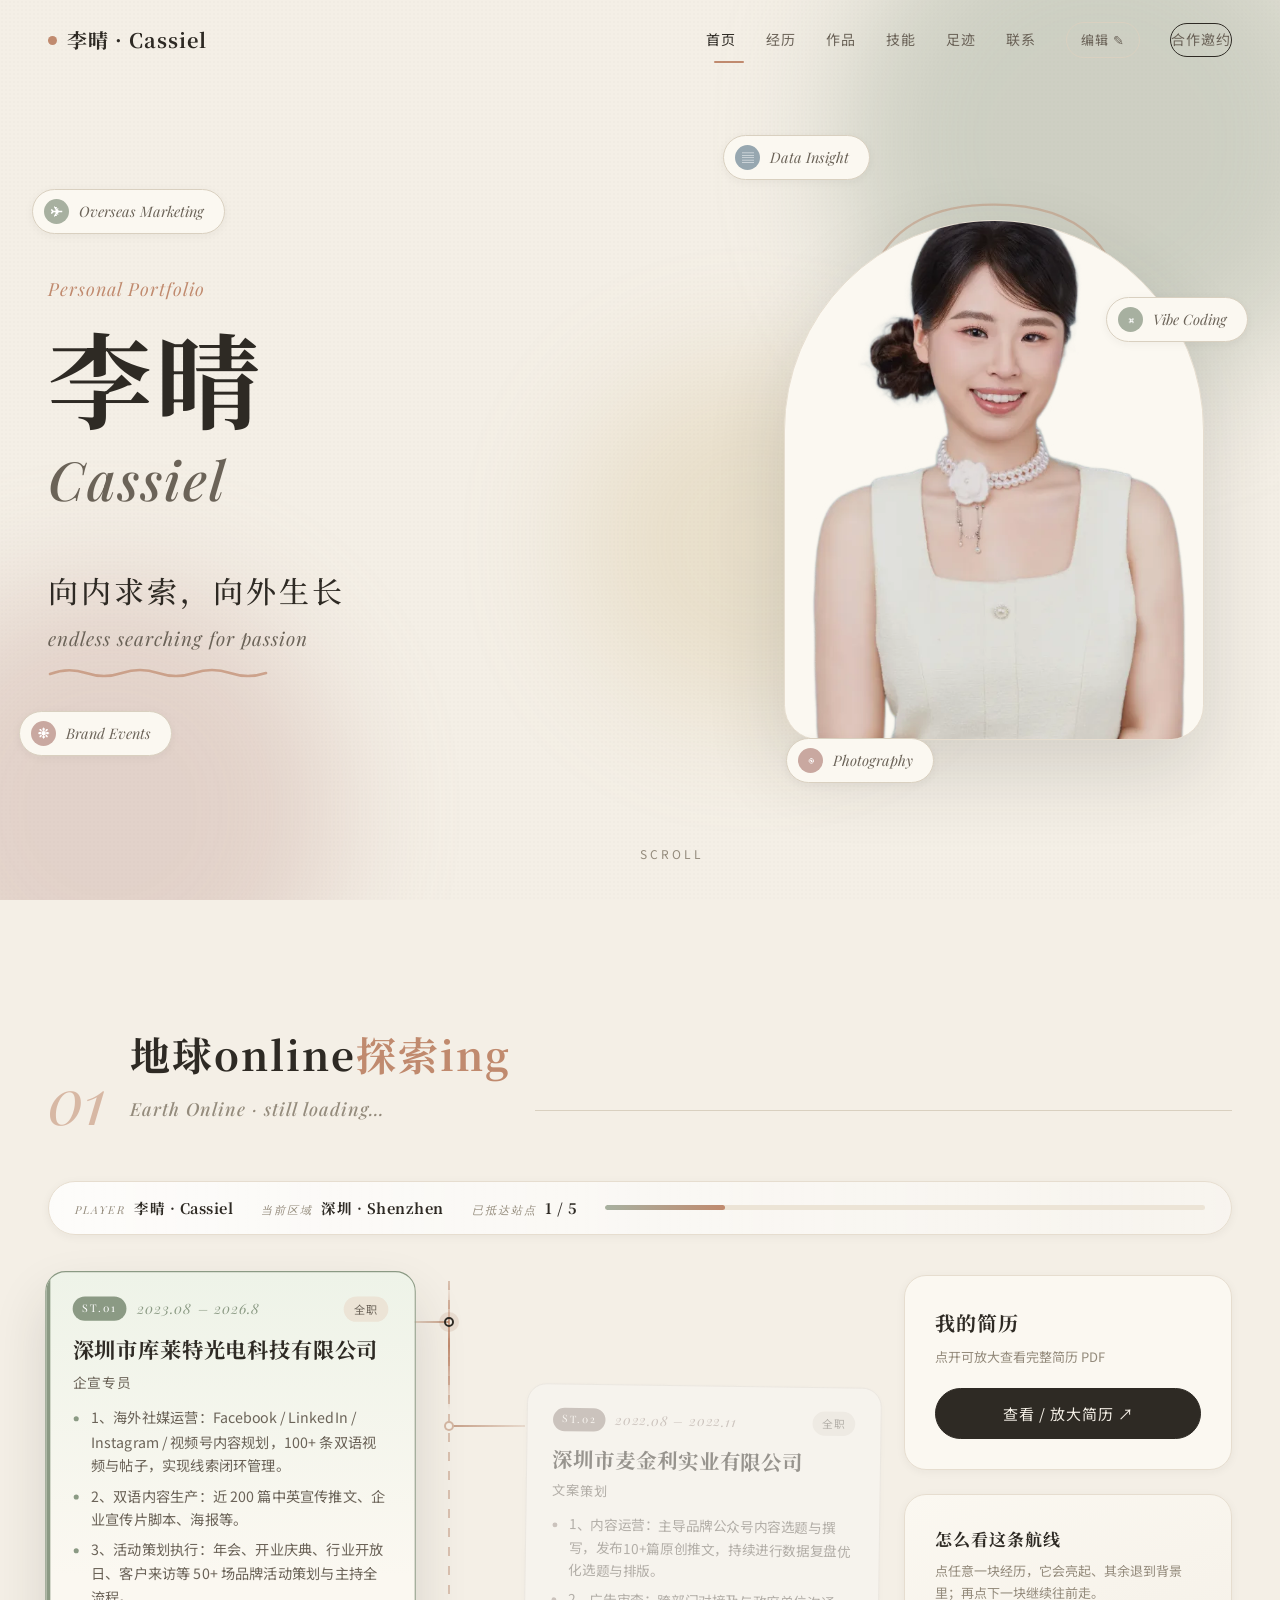
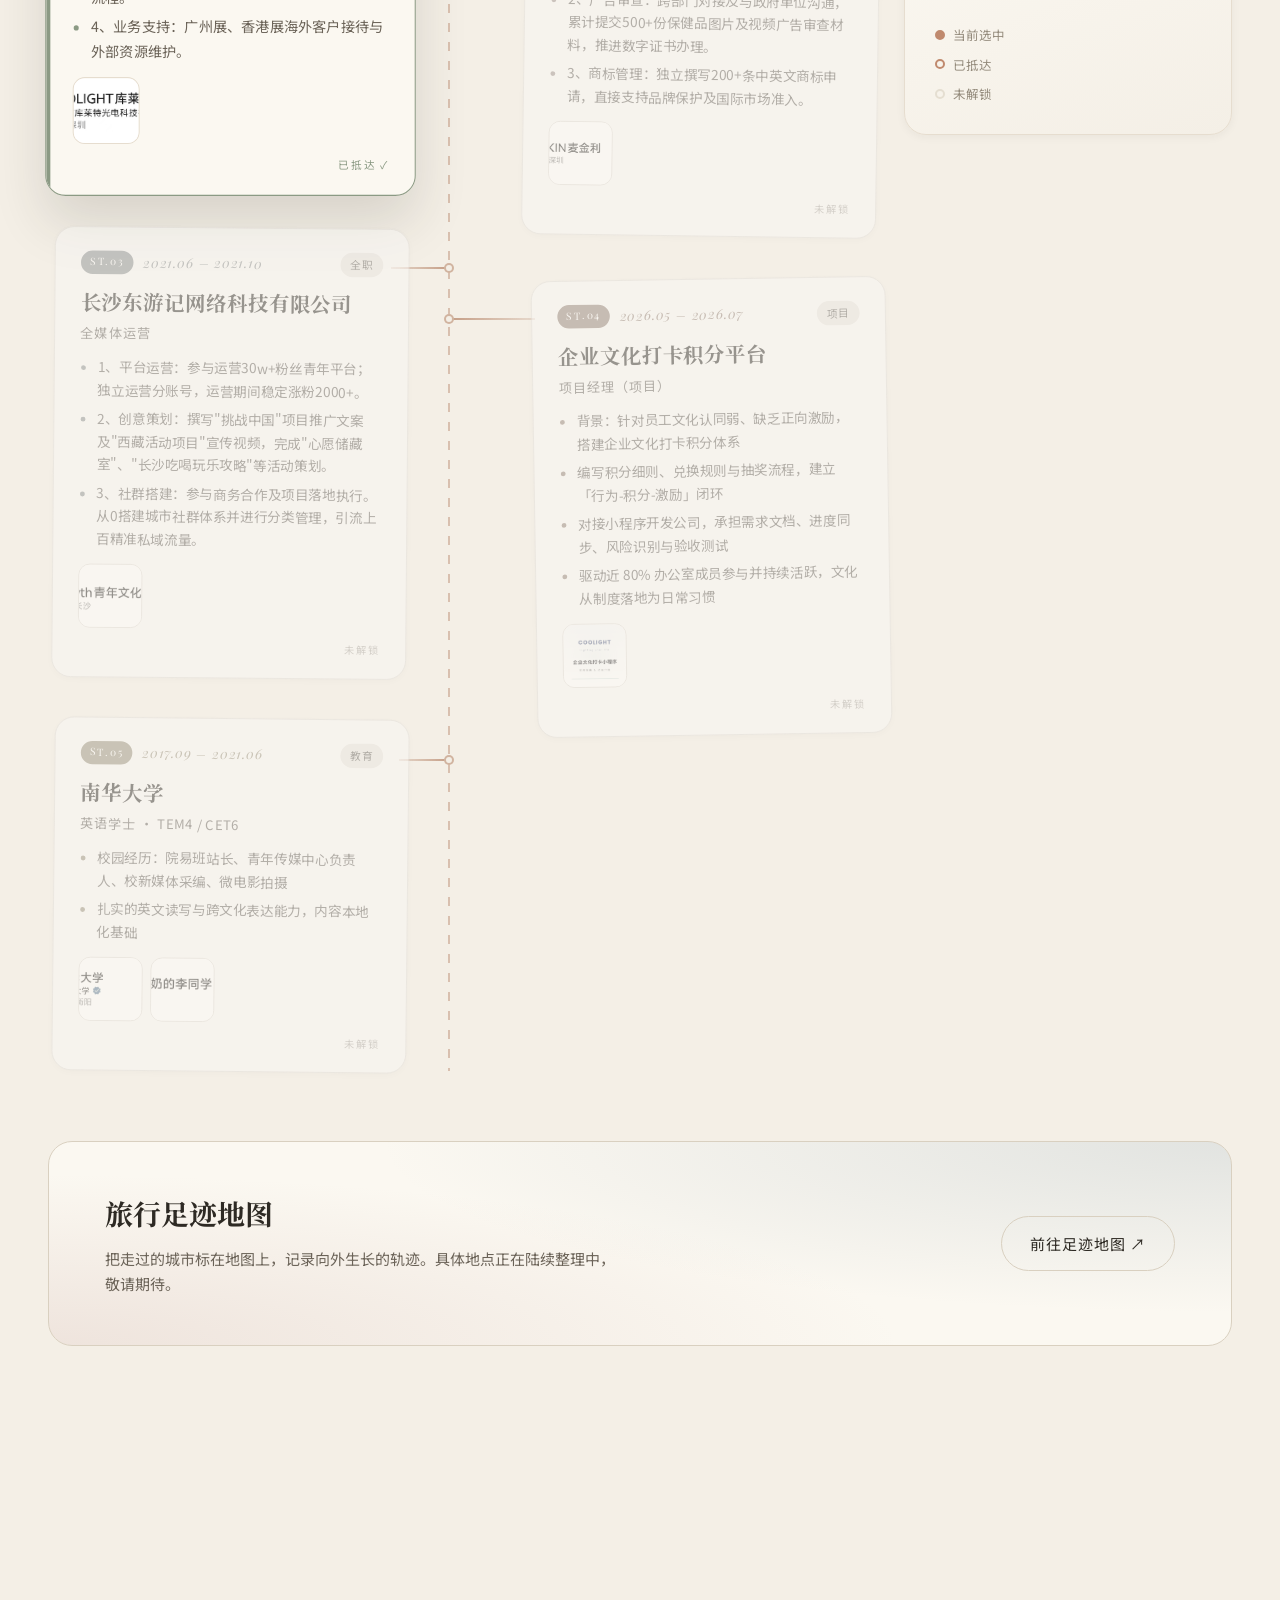
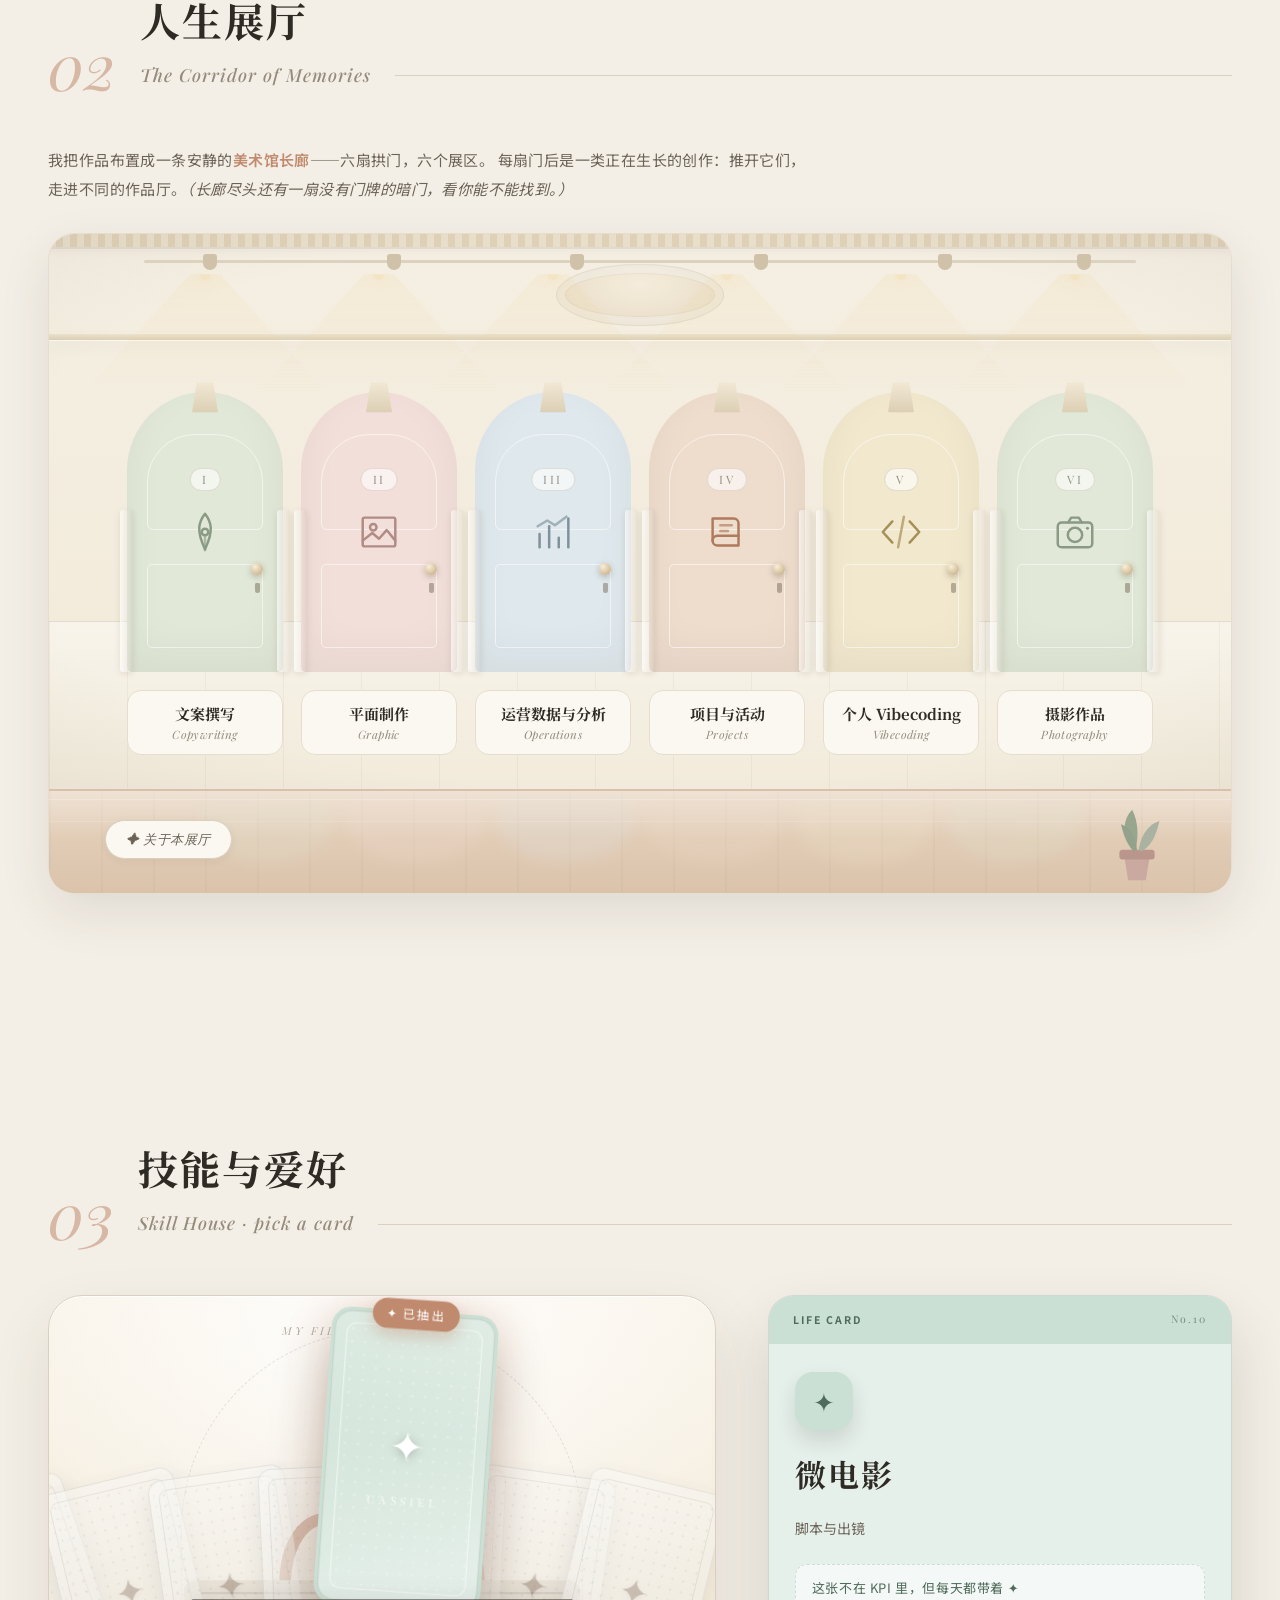
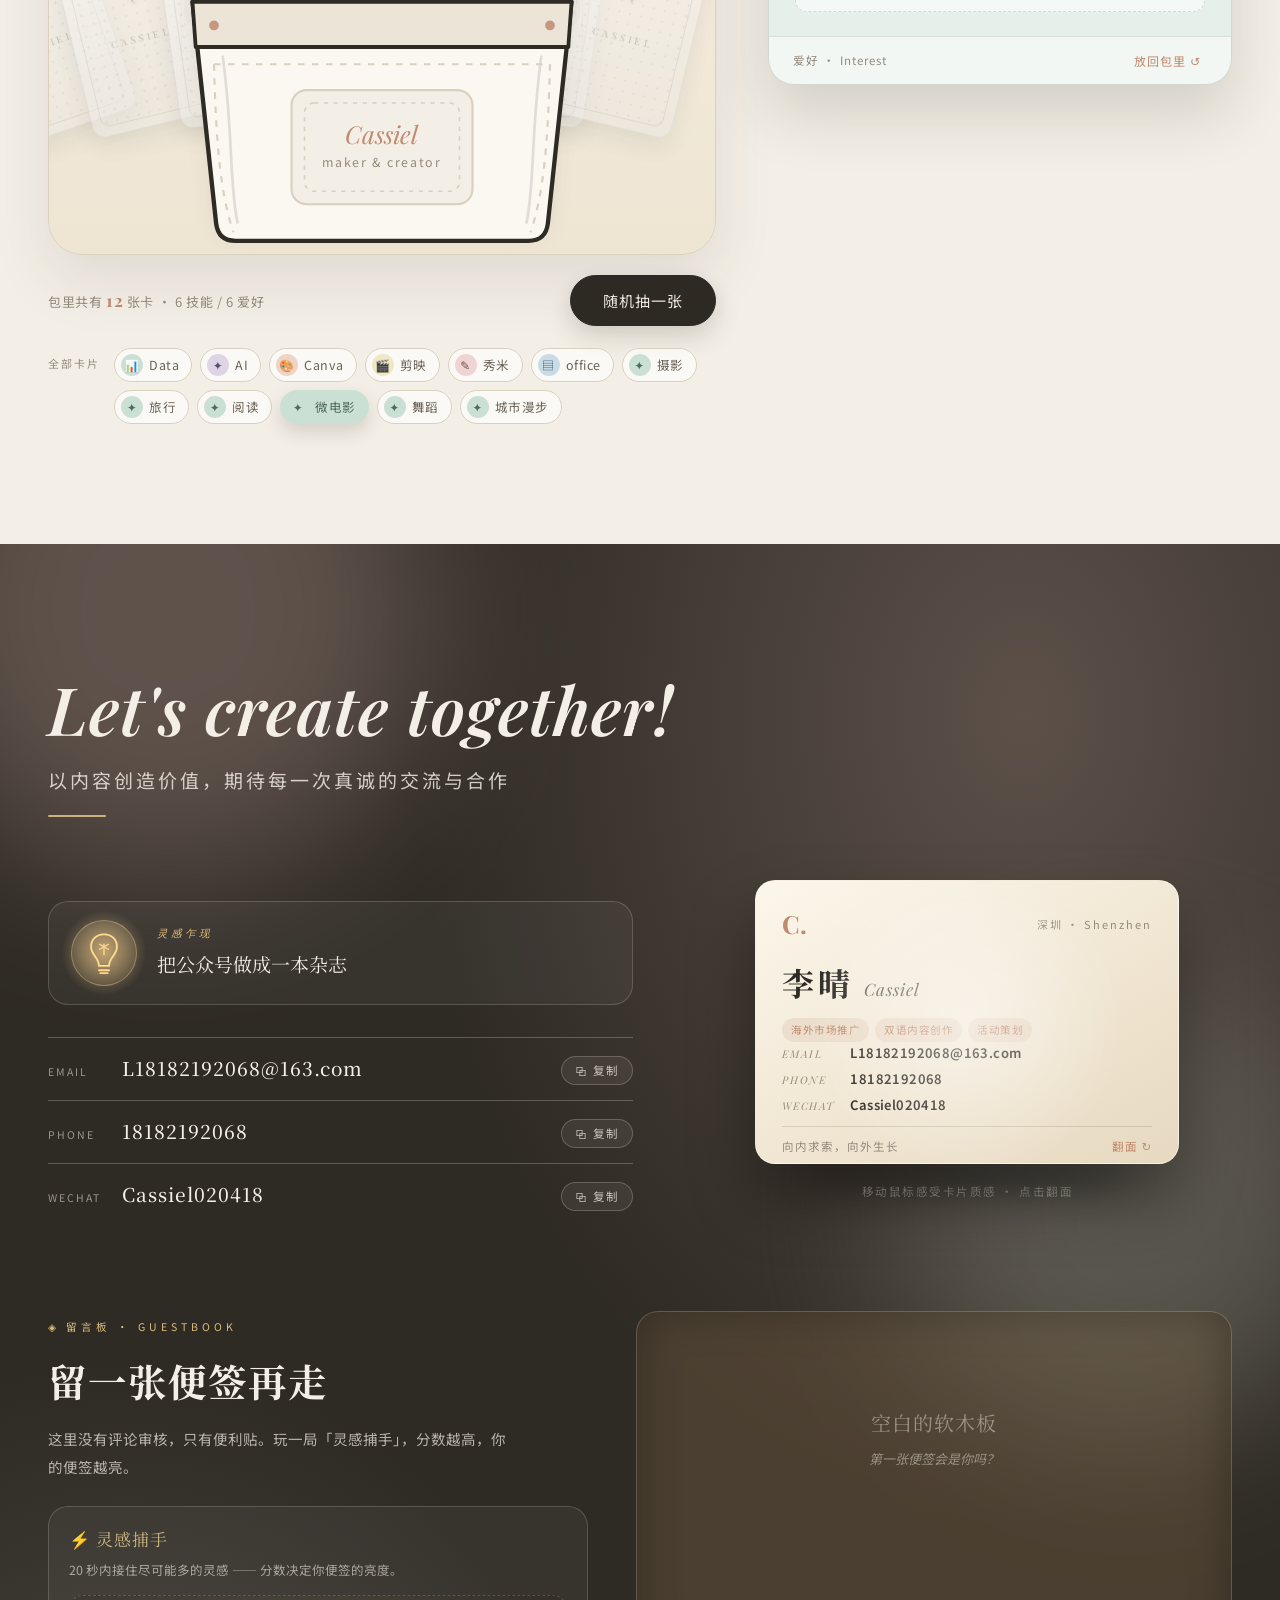
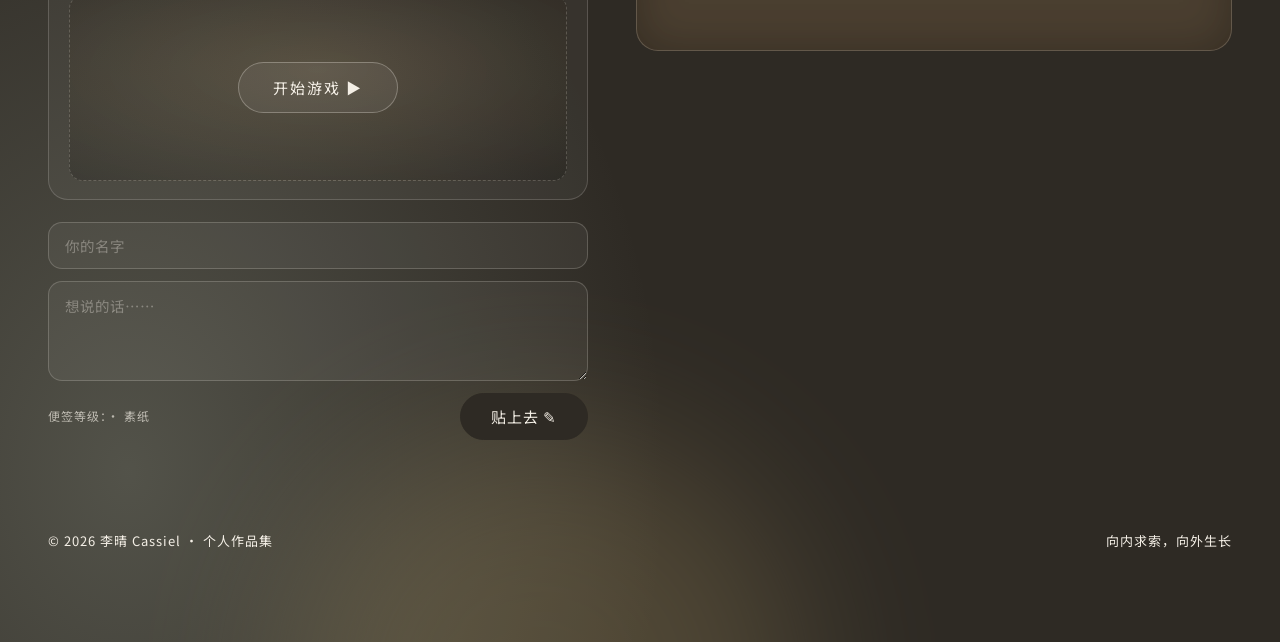
<file: index.html>
<!doctype html>
<html lang="zh-CN" data-page-node-id="uNEQrHecnaJPLHIE3ipi6d">
  <head data-page-node-id="UjAE9EGRN41twxjm9p6AA0">
    <meta charset="UTF-8" data-page-node-id="cBQ80xr6DwEyYbcDbiOkGg" />
    <link rel="icon" type="image/webp" href="./avatar.webp" data-page-node-id="xYuDFSXcGbo2VkD2TDAi5o" />
    <meta name="viewport" content="width=device-width, initial-scale=1.0" data-page-node-id="pGDxnI5jlJAZzCXuQ7lA35" />
    <meta name="description" content="李晴 Cassiel · 个人作品集 — 海外市场推广 / 运营 / 双语内容 / 品牌策划 / AI 创作" data-page-node-id="VoIfDkoqj0m0KrVM9EtYAO" />
    <title>李晴 Cassiel · 个人作品集</title>

    <!-- 字体异步加载：不再阻塞首屏（先用系统字体渲染，加载完自动替换） -->
    <link rel="preconnect" href="https://fonts.googleapis.com" data-page-node-id="MEAAFNH4rR2KB8GgAbPDib" />
    <link rel="preconnect" href="https://fonts.gstatic.com" crossorigin data-page-node-id="GtsBpHApKejS6ieP4GQmUa" />
    <link
      href="https://fonts.googleapis.com/css2?family=Playfair+Display:ital,wght@0,500;0,600;1,500&family=Cormorant+Garamond:ital,wght@0,500;1,500&family=Noto+Serif+SC:wght@600;700&family=Noto+Sans+SC:wght@400;500;700&display=swap"
      rel="stylesheet"
      media="print"
      onload="this.media='all'" data-page-node-id="Yik1WzDy77aWM9smvKmzgX"
    />
    <noscript data-page-node-id="IPfbSs8fhAHHHJlZ6VYMk0">
      <link
        href="https://fonts.googleapis.com/css2?family=Playfair+Display:ital,wght@0,500;0,600;1,500&family=Noto+Serif+SC:wght@600;700&family=Noto+Sans+SC:wght@400;500;700&display=swap"
        rel="stylesheet" data-page-node-id="0RSXDrWwqEJpqkCBHArRYy"
      />
    </noscript>
    <script type="module" crossorigin src="./assets/index-DFyQ8Lpf.js"></script>
    <link rel="stylesheet" crossorigin href="./assets/index-D0CGgged.css" data-page-node-id="4FO5ZCHb0hH27MhtrVCoTo">
  </head>
  <body data-page-node-id="DkppwYgnR2TRA4ggACViaB">
    <div id="root" data-page-node-id="FcAzujRIH0xCHjzhjB0BII"></div>
  </body>
</html>
</file>
<file: assets/index-D0CGgged.css>
:root{--cream: #f4efe6;--cream-deep: #ece4d6;--paper: #fbf8f1;--paper-2: #f7f1e7;--ink: #2e2a24;--ink-2: #6b6358;--ink-3: #948b7c;--line: #d9d0c0;--line-soft: #e6ddcf;--sage: #a7b0a0;--rose: #c9a8a0;--clay: #c08a6e;--blue: #97a7b0;--ochre: #c9b27c;--serif: "Playfair Display", "Songti SC", "STSong", Georgia, serif;--serif-cn: "Noto Serif SC", "Songti SC", "STSong", "SimSun", serif;--sans: "Noto Sans SC", system-ui, -apple-system, "PingFang SC", "Microsoft YaHei", sans-serif;--content: 1700px;--gutter: 48px;--shadow-sm: 0 2px 10px rgba(46, 42, 36, .05);--shadow-md: 0 18px 50px rgba(46, 42, 36, .1);--shadow-lg: 0 30px 80px rgba(46, 42, 36, .16)}*{box-sizing:border-box}html{scroll-behavior:smooth}body{margin:0;background:var(--cream);color:var(--ink);font-family:var(--sans);font-weight:400;line-height:1.7;-webkit-font-smoothing:antialiased;text-rendering:optimizeLegibility;overflow-x:hidden}body:before{content:"";position:fixed;top:0;right:0;bottom:0;left:0;pointer-events:none;z-index:1;opacity:.5;background-image:radial-gradient(rgba(46,42,36,.025) 1px,transparent 1px);background-size:4px 4px}a{color:inherit;text-decoration:none}img{display:block;max-width:100%}button{font-family:inherit;cursor:pointer}::selection{background:var(--clay);color:#fff}.wrap{width:100%;max-width:var(--content);margin:0 auto;padding:0 var(--gutter);position:relative;z-index:2}section{position:relative;z-index:2}.section-pad{padding:120px 0}.sec-head{display:flex;align-items:flex-end;gap:24px;margin-bottom:56px}.sec-num{font-family:var(--serif);font-size:84px;line-height:.8;color:var(--clay);opacity:.55;font-style:italic}.sec-title{font-family:var(--serif-cn);font-weight:700;font-size:40px;letter-spacing:2px;margin:0}.sec-title .en{display:block;font-family:var(--serif);font-style:italic;font-weight:500;font-size:18px;letter-spacing:1px;color:var(--ink-3);margin-top:6px}.sec-rule{flex:1;height:1px;background:var(--line);margin-bottom:14px}[data-reveal]{opacity:0;transform:translateY(26px);transition:opacity .9s cubic-bezier(.22,1,.36,1),transform .9s cubic-bezier(.22,1,.36,1)}[data-reveal].in-view{opacity:1;transform:none}[data-reveal][data-delay="1"]{transition-delay:.08s}[data-reveal][data-delay="2"]{transition-delay:.16s}[data-reveal][data-delay="3"]{transition-delay:.24s}[data-reveal][data-delay="4"]{transition-delay:.32s}.nav{position:fixed;top:0;left:0;right:0;z-index:50;display:flex;align-items:center;justify-content:space-between;padding:22px var(--gutter);transition:background .4s,box-shadow .4s,padding .4s}.nav.scrolled{background:#f4efe6d1;-webkit-backdrop-filter:blur(12px);backdrop-filter:blur(12px);box-shadow:0 1px 0 var(--line);padding:14px var(--gutter)}.nav-brand{font-family:var(--serif-cn);font-weight:700;font-size:20px;letter-spacing:1px;display:flex;align-items:center;gap:10px}.nav-brand .dot{width:9px;height:9px;border-radius:50%;background:var(--clay)}.nav-links{display:flex;gap:30px;align-items:center}.nav-links a{font-size:14px;letter-spacing:1px;color:var(--ink-2);position:relative;padding:4px 0;transition:color .3s}.nav-links a:after{content:"";position:absolute;left:0;bottom:-2px;width:0;height:1.5px;background:var(--clay);transition:width .3s}.nav-links a:hover,.nav-links a.active{color:var(--ink)}.nav-links a:hover:after,.nav-links a.active:after{width:100%}.nav-cta{border:1px solid var(--ink);border-radius:999px;padding:8px 20px;font-size:13px;letter-spacing:1px;transition:background .3s,color .3s}.nav-cta:hover{background:var(--ink);color:var(--cream)}.hero{min-height:100vh;display:flex;align-items:center;padding:140px 0 80px;position:relative;overflow:hidden}.hero-blob{position:absolute;border-radius:50%;filter:blur(60px);opacity:.5;z-index:0}.hero-blob.b1{width:520px;height:520px;background:var(--sage);top:-120px;right:-80px}.hero-blob.b2{width:460px;height:460px;background:var(--rose);bottom:-140px;left:-120px;opacity:.4}.hero-blob.b3{width:360px;height:360px;background:var(--ochre);top:40%;left:45%;opacity:.25}.hero-grid{display:grid;grid-template-columns:1.15fr .85fr;gap:64px;align-items:center;width:100%}.hero-eyebrow{font-family:var(--serif);font-style:italic;font-size:18px;color:var(--clay);letter-spacing:1px;margin-bottom:22px}.hero-name{font-family:var(--serif-cn);font-weight:700;font-size:132px;line-height:.95;letter-spacing:4px;margin:0}.hero-en{font-family:var(--serif);font-style:italic;font-weight:500;font-size:54px;color:var(--ink-2);letter-spacing:2px;margin:8px 0 0}.hero-tagline{font-family:var(--serif-cn);font-size:30px;font-weight:500;letter-spacing:3px;margin:40px 0 6px}.hero-tagline-en{font-family:var(--serif);font-style:italic;font-size:19px;color:var(--ink-2);letter-spacing:1px}.hero-tags{display:flex;flex-wrap:wrap;gap:12px;margin-top:38px}.hero-tag{border:1px solid var(--line);background:var(--paper);border-radius:999px;padding:9px 18px;font-size:14px;letter-spacing:.5px;color:var(--ink-2);transition:border-color .3s,color .3s,transform .3s}.hero-tag:hover{border-color:var(--clay);color:var(--ink);transform:translateY(-2px)}.hero-portrait{position:relative;justify-self:center}.hero-portrait .frame{width:420px;height:520px;border-radius:220px 220px 36px 36px;overflow:hidden;background:var(--paper);box-shadow:var(--shadow-lg);border:1px solid var(--line-soft);position:relative}.hero-portrait .frame img{width:100%;height:100%;object-fit:cover}.hero-portrait .badge{position:absolute;bottom:26px;left:-26px;background:var(--ink);color:var(--cream);font-family:var(--serif-cn);font-size:15px;letter-spacing:1px;padding:10px 20px;border-radius:999px;box-shadow:var(--shadow-md);white-space:nowrap}.hero-portrait .corner{position:absolute;font-family:var(--serif);font-style:italic;color:var(--ink-3);font-size:15px}.hero-portrait .corner.tl{top:-34px;left:8px}.hero-portrait .corner.br{bottom:-30px;right:12px}.scroll-cue{position:absolute;bottom:36px;left:50%;transform:translate(-50%);font-size:12px;letter-spacing:3px;color:var(--ink-3);text-align:center;z-index:3}.scroll-cue .line{width:1px;height:46px;background:linear-gradient(var(--ink-3),transparent);margin:12px auto 0;animation:cue 2s infinite}@keyframes cue{0%,to{opacity:.3;transform:scaleY(.6)}50%{opacity:1;transform:scaleY(1)}}.exp-layout{display:grid;grid-template-columns:1.25fr .75fr;gap:64px;align-items:start}.timeline{position:relative;padding-left:40px}.timeline:before{content:"";position:absolute;left:9px;top:8px;bottom:8px;width:2px;background:linear-gradient(var(--clay),var(--sage),var(--blue));opacity:.5}.tl-card{position:relative;background:var(--paper);border:1px solid var(--line-soft);border-radius:20px;padding:28px 32px;margin-bottom:28px;box-shadow:var(--shadow-sm);transition:transform .4s,box-shadow .4s}.tl-card:hover{transform:translate(8px);box-shadow:var(--shadow-md)}.tl-card:before{content:"";position:absolute;left:-37px;top:34px;width:16px;height:16px;border-radius:50%;background:var(--cream);border:3px solid var(--clay);box-shadow:0 0 0 4px var(--cream)}.tl-card .period{font-family:var(--serif);font-style:italic;color:var(--clay);font-size:16px;letter-spacing:1px}.tl-card .company{font-family:var(--serif-cn);font-weight:700;font-size:22px;margin:6px 0 2px}.tl-card .role{font-size:14px;color:var(--ink-2);letter-spacing:.5px;margin-bottom:14px}.tl-tag{display:inline-block;font-size:11px;letter-spacing:1px;padding:3px 10px;border-radius:999px;background:var(--cream-deep);color:var(--ink-2);margin-left:10px;vertical-align:middle}.tl-card ul{margin:0;padding-left:18px}.tl-card li{font-size:14.5px;color:var(--ink-2);margin-bottom:7px;line-height:1.6}.tl-card li::marker{color:var(--clay)}.exp-side{position:sticky;top:110px;display:flex;flex-direction:column;gap:24px}.panel{background:var(--paper);border:1px solid var(--line-soft);border-radius:22px;padding:30px;box-shadow:var(--shadow-sm)}.panel h3{font-family:var(--serif-cn);font-size:20px;margin:0 0 6px;letter-spacing:1px}.panel .sub{font-size:13px;color:var(--ink-3);margin-bottom:20px}.btn-soft{width:100%;border:1px solid var(--ink);background:var(--ink);color:var(--cream);border-radius:999px;padding:14px;font-size:15px;letter-spacing:1px;transition:background .3s,color .3s,transform .3s;display:flex;align-items:center;justify-content:center;gap:10px}.btn-soft:hover{background:transparent;color:var(--ink);transform:translateY(-2px)}.btn-ghost{width:100%;border:1px solid var(--line);background:transparent;color:var(--ink);border-radius:999px;padding:14px;font-size:15px;letter-spacing:1px;transition:border-color .3s,background .3s;display:flex;align-items:center;justify-content:center;gap:10px}.btn-ghost:hover{border-color:var(--clay);background:var(--paper)}.modal-mask{position:fixed;top:0;right:0;bottom:0;left:0;z-index:100;background:#2e2a248c;-webkit-backdrop-filter:blur(6px);backdrop-filter:blur(6px);display:flex;align-items:center;justify-content:center;padding:40px;animation:fade .3s ease}@keyframes fade{0%{opacity:0}to{opacity:1}}.modal{background:var(--paper);border-radius:18px;width:min(880px,92vw);height:min(90vh,1000px);display:flex;flex-direction:column;overflow:hidden;box-shadow:var(--shadow-lg);animation:pop .35s cubic-bezier(.22,1,.36,1)}@keyframes pop{0%{transform:translateY(20px) scale(.98);opacity:0}to{transform:none;opacity:1}}.modal-head{display:flex;align-items:center;justify-content:space-between;padding:20px 28px;border-bottom:1px solid var(--line)}.modal-head .t{font-family:var(--serif-cn);font-weight:700;font-size:18px}.modal-close{border:none;background:var(--cream-deep);border-radius:50%;width:38px;height:38px;font-size:18px;color:var(--ink);transition:background .3s}.modal-close:hover{background:var(--clay);color:#fff}.modal-body{flex:1}.modal-body iframe{width:100%;height:100%;border:none}.modal-foot{padding:14px 28px;border-top:1px solid var(--line);text-align:right}.modal-foot a{color:var(--clay);font-size:14px;letter-spacing:.5px}.footprint-card{margin-top:64px;border-radius:24px;border:1px solid var(--line);background:radial-gradient(120% 140% at 100% 0%,rgba(151,167,176,.25),transparent 60%),radial-gradient(120% 140% at 0% 100%,rgba(201,168,160,.25),transparent 60%),var(--paper);padding:48px 56px;display:flex;align-items:center;justify-content:space-between;gap:40px;flex-wrap:wrap}.footprint-card .ft-title{font-family:var(--serif-cn);font-weight:700;font-size:28px}.footprint-card .ft-sub{color:var(--ink-2);font-size:15px;margin-top:8px;max-width:520px}.works-grid{display:grid;grid-template-columns:repeat(3,1fr);gap:28px}.work-card{position:relative;border-radius:22px;padding:34px 32px 30px;background:var(--paper);border:1px solid var(--line-soft);box-shadow:var(--shadow-sm);overflow:hidden;cursor:pointer;transition:transform .45s cubic-bezier(.22,1,.36,1),box-shadow .45s;min-height:280px;display:flex;flex-direction:column}.work-card:hover{transform:translateY(-8px);box-shadow:var(--shadow-md)}.work-card .cap{position:absolute;top:0;left:0;right:0;height:6px}.work-card .w-index{font-family:var(--serif);font-style:italic;font-size:56px;line-height:1;color:var(--ink);opacity:.16}.work-card .w-title{font-family:var(--serif-cn);font-weight:700;font-size:24px;margin:14px 0 2px}.work-card .w-en{font-family:var(--serif);font-style:italic;color:var(--ink-3);font-size:15px;letter-spacing:1px}.work-card .w-desc{font-size:14px;color:var(--ink-2);margin:16px 0 0;flex:1;line-height:1.65}.work-card .w-open{margin-top:22px;font-size:13.5px;letter-spacing:1px;color:var(--ink);display:inline-flex;align-items:center;gap:8px;opacity:.7;transition:opacity .3s,gap .3s}.work-card:hover .w-open{opacity:1;gap:14px}.c-sage{background:var(--sage)}.t-sage{color:#6f7c66}.c-rose{background:var(--rose)}.t-rose{color:#9c6f66}.c-blue{background:var(--blue)}.t-blue{color:#5f7681}.c-clay{background:var(--clay)}.t-clay{color:#9c6446}.c-ochre{background:var(--ochre)}.t-ochre{color:#9a8343}.film-modal{width:min(1100px,94vw);height:min(86vh,760px)}.film-body{padding:0;overflow:hidden;display:flex;flex-direction:column}.film-head{padding:22px 32px;border-bottom:1px solid var(--line);display:flex;align-items:baseline;gap:16px}.film-head .ft{font-family:var(--serif-cn);font-weight:700;font-size:22px}.film-head .fe{font-family:var(--serif);font-style:italic;color:var(--ink-3)}.film-strip{flex:1;overflow-x:auto;overflow-y:hidden;display:flex;gap:0;padding:0;background:#2b2722;scroll-snap-type:x mandatory}.film-strip{background-image:radial-gradient(circle at 12px 11px,var(--cream) 4px,transparent 5px),radial-gradient(circle at 12px calc(100% - 11px),var(--cream) 4px,transparent 5px);background-size:24px 100%;background-repeat:repeat-x;background-position:0 0,0 0;padding:26px 0}.film-frame{scroll-snap-align:start;flex:none;width:300px;margin:0 12px;background:var(--paper);border-radius:8px;padding:22px;display:flex;flex-direction:column;box-shadow:0 10px 30px #00000059}.film-frame .ff-no{font-family:var(--serif);font-style:italic;font-size:14px;color:var(--ink-3)}.film-frame .ff-thumb{position:relative;height:170px;border-radius:6px;margin:12px 0 16px;display:grid;place-items:center;overflow:hidden;cursor:pointer;background:var(--paper-2);font-family:var(--serif);font-style:italic;font-size:15px;color:#ffffffd9;letter-spacing:1px}.film-frame .ff-thumb:hover{box-shadow:inset 0 0 0 1px var(--line)}.film-frame .ff-thumb img{width:100%;height:100%;object-fit:contain;border-radius:6px;background:var(--paper-2)}.ff-zoom{position:absolute;top:0;right:0;bottom:0;left:0;display:grid;place-items:center;background:#2e2a2447;color:#fff;font-family:var(--sans);font-style:normal;font-size:13px;letter-spacing:1px;opacity:0;transition:opacity .25s;pointer-events:none}.film-frame .ff-thumb:hover .ff-zoom{opacity:1}.film-frame .ff-t{font-family:var(--serif-cn);font-weight:700;font-size:18px}.film-frame .ff-d{font-size:13.5px;color:var(--ink-2);margin-top:8px;line-height:1.6}.film-hint{padding:10px 32px;font-size:12px;color:var(--ink-3);font-style:italic;border-top:1px solid var(--line)}.image-viewer{position:fixed;top:0;right:0;bottom:0;left:0;z-index:200;display:grid;grid-template-columns:60px 1fr 60px;align-items:center;background:#f4efe6f5;-webkit-backdrop-filter:blur(16px);backdrop-filter:blur(16px);padding:32px}.viewer-close{position:absolute;top:24px;right:28px;width:46px;height:46px;border-radius:50%;border:1px solid var(--line);background:var(--paper);color:var(--ink);font-size:22px;line-height:1;display:grid;place-items:center;cursor:pointer;transition:background .25s,color .25s,border-color .25s}.viewer-close:hover{background:var(--clay);color:#fff;border-color:var(--clay)}.viewer-nav{width:46px;height:80px;border-radius:10px;border:1px solid var(--line);background:var(--paper);color:var(--ink-2);font-size:32px;line-height:1;display:grid;place-items:center;cursor:pointer;transition:background .25s,color .25s,border-color .25s}.viewer-nav:hover:not(:disabled){background:var(--clay);color:#fff;border-color:var(--clay)}.viewer-nav:disabled{opacity:.3;cursor:default}.viewer-frame{text-align:center;max-height:100%;overflow-y:auto;padding:0 20px}.viewer-frame img{max-width:100%;max-height:78vh;object-fit:contain;border-radius:12px;box-shadow:0 30px 80px #2e2a242e}.viewer-info{margin-top:22px}.viewer-info h4{font-family:var(--serif-cn);font-size:24px;letter-spacing:1px;margin:0 0 8px}.viewer-info p{font-size:14px;color:var(--ink-2);line-height:1.7;max-width:560px;margin:0 auto}@media (max-width: 680px){.image-viewer{grid-template-columns:44px 1fr 44px;padding:20px}.viewer-frame img{max-height:64vh}.viewer-info h4{font-size:20px}}.bag-layout{display:grid;grid-template-columns:.95fr 1.05fr;gap:56px;align-items:stretch}.bag-visual{position:relative;border-radius:30px;background:radial-gradient(120% 120% at 30% 20%,rgba(192,138,110,.18),transparent 60%),var(--paper);border:1px solid var(--line-soft);display:flex;flex-direction:column;align-items:center;justify-content:center;padding:44px 36px;box-shadow:var(--shadow-md);min-height:520px}.bag-svg{width:62%;max-width:260px;margin-top:-40px}.bag-deck-stack{position:relative;width:170px;height:230px;margin-bottom:22px;z-index:2}.deck-card{position:absolute;top:0;right:0;bottom:0;left:0;border-radius:18px;border:1px solid var(--line);box-shadow:0 12px 34px #2e2a241f;transition:transform .4s cubic-bezier(.22,1,.36,1)}.deck-back{background:linear-gradient(135deg,#e8c4c4,#d4b8d9 55%,#b8c9d9)}.deck-back.d1{transform:rotate(-6deg) translate(-8px,4px)}.deck-back.d2{transform:rotate(4deg) translate(6px,-2px)}.deck-back.d3{transform:rotate(-2deg) translate(-2px,6px)}.bag-visual:hover .deck-back.d1{transform:rotate(-8deg) translate(-14px,8px)}.bag-visual:hover .deck-back.d2{transform:rotate(6deg) translate(12px,-4px)}.bag-visual:hover .deck-back.d3{transform:rotate(-4deg) translate(-4px,10px)}.deck-face{background:var(--paper);display:flex;flex-direction:column;align-items:center;justify-content:center;gap:8px;transform:rotate(0) translate(0)}.df-icon{font-size:34px;opacity:.7}.df-title{font-family:var(--serif-cn);font-weight:700;font-size:18px;letter-spacing:2px;color:var(--ink)}.df-sub{font-family:var(--serif);font-style:italic;font-size:12px;color:var(--ink-3);letter-spacing:1px}.bag-deck-info{text-align:center;margin:18px 0 22px}.bdi-title{font-size:14px;color:var(--ink-2);letter-spacing:.5px}.bdi-sub{font-size:12.5px;color:var(--ink-3);margin-top:4px}.draw-btn{border:1px solid var(--ink);background:var(--ink);color:var(--cream);border-radius:999px;padding:14px 32px;font-size:15px;letter-spacing:1px;display:inline-flex;align-items:center;gap:10px;transition:background .3s,color .3s,transform .3s,box-shadow .3s;box-shadow:0 10px 26px #2e2a242e}.draw-btn:hover:not(:disabled){background:transparent;color:var(--ink);transform:translateY(-2px)}.draw-btn:disabled{opacity:.55;cursor:wait}.draw-btn .spark{transition:transform .3s}.draw-btn:hover:not(:disabled) .spark{transform:rotate(180deg)}.bag-showcase{display:grid;place-items:center;min-height:520px;perspective:1200px}.showcase-empty{width:100%;max-width:420px;display:grid;place-items:center}.showcase-card-back{width:100%;aspect-ratio:3 / 4;border-radius:24px;background:var(--paper);border:1px dashed var(--line);box-shadow:var(--shadow-sm);display:flex;flex-direction:column;align-items:center;justify-content:center;gap:14px;padding:32px;text-align:center;color:var(--ink-3)}.showcase-card-back .sc-icon{width:72px;height:72px;border-radius:50%;background:var(--cream-deep);display:grid;place-items:center;font-family:var(--serif);font-size:32px;color:var(--ink-2)}.showcase-card-back .sc-title{font-family:var(--serif-cn);font-weight:700;font-size:18px;color:var(--ink);letter-spacing:1px}.showcase-card-back .sc-sub{font-size:13px;color:var(--ink-3);line-height:1.7}.showcase-card{width:100%;max-width:420px;aspect-ratio:3 / 4;position:relative;transform-style:preserve-3d;transition:transform .6s cubic-bezier(.22,1,.36,1)}.showcase-card.flipped{transform:rotateY(180deg)}.showcase-card-inner{position:absolute;top:0;right:0;bottom:0;left:0;backface-visibility:hidden;border-radius:26px;box-shadow:var(--shadow-md);overflow:hidden;background:var(--paper);border:1px solid var(--line-soft)}.showcase-card-inner.back{transform:rotateY(180deg);display:grid;place-items:center;background:linear-gradient(135deg,#f4efe6,#e8dfe0 55%,#dde4e8)}.sc-back-pattern{position:absolute;top:18px;right:18px;bottom:18px;left:18px;border:1px dashed rgba(46,42,36,.18);border-radius:18px;background-image:radial-gradient(rgba(46,42,36,.06) 1px,transparent 1px);background-size:10px 10px}.sc-back-label{font-family:var(--serif);font-style:italic;font-size:20px;letter-spacing:4px;color:var(--ink-2);z-index:2}.showcase-card-inner.front{display:flex;flex-direction:column;background:var(--card-bg, var(--paper))}.sc-front-header{display:flex;align-items:center;justify-content:space-between;padding:18px 22px;font-size:11px;letter-spacing:2px;color:var(--ink-2)}.sc-front-tag{font-weight:600}.sc-front-no{font-family:var(--serif);font-style:italic}.sc-front-body{flex:1;display:flex;flex-direction:column;align-items:center;padding:26px 28px 36px;text-align:center;background:var(--paper);border-radius:0 0 24px 24px;margin-top:auto}.sc-front-icon{width:92px;height:92px;border-radius:26px;display:grid;place-items:center;font-size:44px;box-shadow:0 12px 34px #2e2a241a;margin-bottom:22px}.sc-front-name{font-family:var(--serif-cn);font-weight:700;font-size:32px;letter-spacing:2px;margin:0}.sc-front-desc{font-size:14.5px;color:var(--ink-2);line-height:1.7;margin:14px 0 28px;max-width:280px}.sc-proficiency{width:100%;text-align:left}.sc-prof-label{display:flex;justify-content:space-between;align-items:center;font-size:12.5px;color:var(--ink-3);letter-spacing:1px;margin-bottom:10px}.sc-prof-val{font-family:var(--serif);font-size:18px;color:var(--ink)}.progress-track{width:100%;height:14px;border-radius:999px;background:var(--cream-deep);overflow:hidden;box-shadow:inset 0 1px 2px #2e2a240f}.progress-fill{height:100%;border-radius:999px;width:0;transition:width 1.2s cubic-bezier(.22,1,.36,1);box-shadow:inset 0 -2px 8px #ffffff59}.bag-collection{margin-top:64px}.bag-collection-head{font-family:var(--serif-cn);font-weight:700;font-size:20px;display:flex;align-items:center;gap:12px;margin-bottom:20px}.bag-collection-head .en{font-family:var(--serif);font-style:italic;font-size:14px;color:var(--ink-3);font-weight:400}.bag-collection-grid{display:grid;grid-template-columns:repeat(auto-fill,minmax(150px,1fr));gap:18px}.collection-card{border:1px solid var(--line-soft);border-radius:18px;padding:18px 16px 16px;text-align:center;display:flex;flex-direction:column;align-items:center;gap:8px;cursor:pointer;transition:transform .35s,box-shadow .35s,border-color .35s;background:var(--paper)}.collection-card:hover{transform:translateY(-5px);box-shadow:var(--shadow-md);border-color:var(--clay)}.collection-card.active{box-shadow:0 0 0 3px #c08a6e38,var(--shadow-md);border-color:var(--clay)}.cc-tag{font-size:10px;letter-spacing:1px;padding:3px 8px;border-radius:999px;font-weight:600}.cc-icon{font-size:26px;line-height:1}.cc-name{font-family:var(--serif-cn);font-weight:700;font-size:15px;letter-spacing:.5px}.cc-bar-wrap{width:100%;height:5px;border-radius:999px;background:#ffffffb3;overflow:hidden;margin-top:2px}.cc-bar{display:block;height:100%;border-radius:999px;transition:width .8s cubic-bezier(.22,1,.36,1)}@media (max-width: 1024px){.bag-layout{grid-template-columns:1fr;gap:40px}.bag-showcase{min-height:auto}.bag-collection-grid{grid-template-columns:repeat(auto-fill,minmax(130px,1fr))}}.contact{min-height:100vh;display:flex;flex-direction:column;justify-content:center;padding:120px 0;position:relative;background:radial-gradient(80% 80% at 80% 10%,rgba(201,168,160,.3),transparent 60%),radial-gradient(70% 70% at 10% 90%,rgba(167,176,160,.3),transparent 60%),var(--ink);color:var(--cream);overflow:hidden}.contact ::selection{background:var(--cream);color:var(--ink)}.contact .big{font-family:var(--serif-cn);font-weight:700;font-size:120px;line-height:1.02;letter-spacing:4px;margin:0}.contact .big .en{display:block;font-family:var(--serif);font-style:italic;font-weight:500;font-size:40px;letter-spacing:2px;opacity:.7;margin-top:10px}.contact-rows{display:grid;grid-template-columns:repeat(3,1fr);gap:28px;margin-top:72px}.c-row{border-top:1px solid rgba(244,239,230,.25);padding-top:22px}.c-row .ck{font-size:13px;letter-spacing:2px;opacity:.6;text-transform:uppercase}.c-row .cv{font-family:var(--serif-cn);font-weight:500;font-size:26px;margin-top:10px;letter-spacing:1px}.c-row a{transition:opacity .3s}.c-row a:hover{opacity:.7}.contact-foot{margin-top:90px;display:flex;justify-content:space-between;align-items:center;font-size:13px;opacity:.6;letter-spacing:1px;flex-wrap:wrap;gap:12px}.map-page{min-height:100vh;padding-top:120px}.map-canvas{margin-top:40px;height:62vh;border-radius:24px;border:1px solid var(--line);background:linear-gradient(#a7b0a01a,#97a7b01a),repeating-linear-gradient(0deg,transparent,transparent 39px,var(--line-soft) 40px),repeating-linear-gradient(90deg,transparent,transparent 39px,var(--line-soft) 40px),var(--paper);position:relative;overflow:hidden}.map-pin{position:absolute;transform:translate(-50%,-100%);display:flex;flex-direction:column;align-items:center}.map-pin .dot{width:16px;height:16px;border-radius:50% 50% 50% 0;background:var(--clay);transform:rotate(-45deg);box-shadow:0 6px 14px #c08a6e80}.map-pin .lbl{margin-top:14px;font-size:12.5px;color:var(--ink-2);background:var(--paper);padding:3px 10px;border-radius:999px;border:1px solid var(--line);white-space:nowrap}.map-note{margin-top:24px;font-size:14px;color:var(--ink-2);background:var(--paper-2);border:1px dashed var(--line);border-radius:14px;padding:16px 20px}@media (max-width: 1280px){.hero-name{font-size:104px}.contact .big{font-size:92px}.sec-num{font-size:64px}}@media (max-width: 1024px){:root{--gutter: 28px}.hero-grid,.exp-layout,.bag-layout{grid-template-columns:1fr;gap:48px}.hero-portrait{justify-self:start}.exp-side{position:static}.works-grid{grid-template-columns:repeat(2,1fr)}.contact-rows{grid-template-columns:1fr}.nav-links{display:none}}@media (max-width: 680px){.hero-name{font-size:72px}.hero-en{font-size:38px}.hero-portrait .frame{width:100%;height:420px}.works-grid{grid-template-columns:1fr}.sec-title{font-size:30px}.contact .big{font-size:60px}}.nav-edit{font-size:13px!important;letter-spacing:1px;color:var(--ink-2);padding:6px 14px!important;border:1px solid var(--line);border-radius:999px;transition:border-color .3s,color .3s}.nav-edit:hover{border-color:var(--clay);color:var(--ink)}.nav-edit:after{display:none}.admin{min-height:100vh;background:var(--cream);padding-bottom:80px}.admin-bar{position:sticky;top:0;z-index:40;display:flex;align-items:center;gap:20px;padding:16px var(--gutter);background:#fbf8f1eb;-webkit-backdrop-filter:blur(10px);backdrop-filter:blur(10px);border-bottom:1px solid var(--line)}.ab-back{font-family:var(--serif-cn);font-weight:700;letter-spacing:1px;white-space:nowrap}.ab-title{font-family:var(--serif);font-style:italic;color:var(--ink-3);font-size:14px}.ab-actions{margin-left:auto;display:flex;gap:10px;align-items:center;flex-wrap:wrap}.admin-msg{margin:16px var(--gutter) 0;background:var(--paper);border:1px solid var(--line);border-radius:12px;padding:12px 18px;font-size:14px;color:var(--ink-2)}.admin-main{max-width:1100px;margin:0 auto;padding:32px var(--gutter)}.admin-sec{background:var(--paper);border:1px solid var(--line-soft);border-radius:22px;padding:28px 32px;margin-bottom:28px;box-shadow:var(--shadow-sm)}.admin-sec h2{font-family:var(--serif-cn);font-weight:700;font-size:24px;letter-spacing:1px;margin:0 0 20px}.admin-sec h3{font-family:var(--serif-cn);font-weight:700;font-size:18px;margin:0 0 12px}.sec-head-row{display:flex;align-items:center;justify-content:space-between;gap:16px;margin-bottom:16px;flex-wrap:wrap}.sec-head-row h2,.sec-head-row h3{margin:0}.grid2{display:grid;grid-template-columns:1fr 1fr;gap:16px 24px}.field{margin-bottom:16px;display:flex;flex-direction:column;gap:8px}.field>label{font-size:13px;color:var(--ink-2);letter-spacing:.5px}.admin input,.admin textarea,.admin select{border:1px solid var(--line);border-radius:10px;padding:11px 14px;font-family:var(--sans);font-size:14px;color:var(--ink);background:var(--paper-2);width:100%}.admin input:focus,.admin textarea:focus,.admin select:focus{outline:none;border-color:var(--clay)}.admin textarea{resize:vertical;line-height:1.6}.cat-block{border:1px solid var(--line-soft);border-radius:16px;padding:20px;margin-bottom:20px;background:var(--paper-2)}.cat-head{display:flex;gap:12px;align-items:center;flex-wrap:wrap}.cat-head .cat-title{flex:1;min-width:160px;font-family:var(--serif-cn);font-weight:700}.cat-head .cat-en{width:160px}.cat-head select{width:120px}.cat-desc{width:100%;margin-top:12px}.items{display:flex;flex-direction:column;gap:14px;margin:14px 0}.item-block{padding:10px 12px 12px;border:1px dashed rgba(46,42,36,.16);border-radius:12px;background:#ffffff80}.item-row{display:flex;gap:10px;align-items:center;flex-wrap:wrap}.item-row input{flex:1;min-width:120px}.item-row .icon{width:70px;flex:none}.img-edit{display:flex;align-items:center;gap:12px}.img-edit .thumb{width:96px;height:72px;border-radius:10px;overflow:hidden;border:1px solid var(--line);background:var(--cream-deep);display:grid;place-items:center;color:var(--ink-3);font-size:12px}.img-edit .thumb img{width:100%;height:100%;object-fit:cover}.img-actions{display:flex;gap:8px;align-items:center}.admin button{border:1px solid var(--line);background:var(--paper);color:var(--ink);border-radius:999px;padding:9px 18px;font-size:13px;letter-spacing:.5px;transition:background .25s,color .25s,border-color .25s}.admin button:hover{border-color:var(--clay)}.admin button.primary{background:var(--ink);color:var(--cream);border-color:var(--ink)}.admin button.primary:hover{background:var(--clay);border-color:var(--clay)}.admin button.danger{color:#9c4a3c;border-color:#e3c2bb}.admin button.danger:hover{background:#9c4a3c;color:#fff;border-color:#9c4a3c}.admin button.ghost{border-style:dashed}.admin button.sm{padding:6px 12px}.ab-file{border:1px solid var(--line);background:var(--paper);border-radius:999px;padding:9px 18px;font-size:13px;letter-spacing:.5px;cursor:pointer;transition:border-color .25s}.ab-file:hover{border-color:var(--clay)}.admin-foot{display:flex;align-items:center;gap:20px;flex-wrap:wrap}.admin-foot .hint{font-size:12.5px;color:var(--ink-3);max-width:640px;line-height:1.6}.map-universe{min-height:100vh;display:grid;grid-template-rows:auto 1fr auto;padding:0;background:radial-gradient(100% 100% at 50% 10%,rgba(244,239,230,.95),transparent 60%),radial-gradient(100% 100% at 10% 90%,rgba(201,178,160,.2),transparent 55%),radial-gradient(100% 100% at 90% 80%,rgba(167,176,160,.18),transparent 55%),linear-gradient(180deg,#f4efe6,#e8e2d8);position:relative;overflow:hidden}.map-universe .wrap{position:relative;z-index:3}.map-hero-text{padding-top:110px;padding-bottom:16px}.map-hero-text .sec-head{margin-bottom:18px}.map-sub{font-size:15px;color:var(--ink-2);max-width:520px;letter-spacing:.5px;margin:0 0 8px}.map-hero-word{position:absolute;left:var(--gutter);top:130px;z-index:1;font-family:var(--serif);font-style:italic;font-weight:500;font-size:clamp(72px,8.5vw,150px);line-height:.92;color:var(--ink);letter-spacing:1px;pointer-events:none;opacity:.92}.map-hero-word em{display:block;font-style:italic;margin-left:.6em}.map-hero-hint{margin-top:26px;font-size:12.5px;letter-spacing:2px;color:var(--ink-3)}.map-hero-hint:before{content:"";display:inline-block;width:56px;height:1px;background:var(--ink-3);vertical-align:middle;margin-right:14px;opacity:.6}.archive-card{position:relative;background:#fbf8f1f5;border:1px solid var(--line);border-radius:4px;box-shadow:0 24px 60px #2e2a2429;padding:26px 28px 22px;animation:slide-in .4s cubic-bezier(.22,1,.36,1)}.archive-card:before{content:"";position:absolute;top:7px;right:7px;bottom:7px;left:7px;border:1px dashed rgba(46,42,36,.16);border-radius:2px;pointer-events:none}.archive-head{display:flex;align-items:center;justify-content:space-between;margin-bottom:14px}.archive-label{display:inline-flex;align-items:center;gap:8px;font-size:11.5px;letter-spacing:2px;color:var(--ink-3)}.archive-star{color:#a4b494;font-size:13px}.archive-close{border:none;background:transparent;width:30px;height:30px;border-radius:50%;font-size:18px;color:var(--ink-2);line-height:1;cursor:pointer;transition:background .25s,color .25s}.archive-close:hover{background:var(--cream-deep);color:var(--ink)}.archive-country{display:inline-block;font-size:12px;letter-spacing:2px;color:#b0563f;border:1px solid rgba(176,86,63,.35);padding:3px 10px;border-radius:2px;margin-bottom:10px}.archive-name{font-family:var(--serif-cn);font-weight:700;font-size:34px;letter-spacing:3px;margin:0;line-height:1.2}.archive-note{font-size:14.5px;line-height:1.8;color:var(--ink-2);margin:14px 0 20px;padding-top:14px;border-top:1px solid var(--line-soft)}.archive-foot{margin-top:16px;padding-top:12px;border-top:1px solid var(--line-soft);font-family:var(--serif);font-style:italic;font-size:12px;letter-spacing:2px;color:var(--ink-3);text-align:right}.map-layout{display:grid;grid-template-columns:1.45fr 1fr;gap:36px;align-items:stretch;max-width:var(--content);margin:8px auto 0;padding:0 var(--gutter)}.earth-stage{position:relative;width:100%;height:min(72vh,780px)}.earth-canvas{position:absolute;top:0;right:0;bottom:0;left:0}.earth-loading{position:absolute;top:0;right:0;bottom:0;left:0;display:grid;place-items:center;font-family:var(--serif);font-style:italic;font-size:18px;color:var(--ink-3);letter-spacing:1px}.earth-labels{position:absolute;top:0;right:0;bottom:0;left:0;pointer-events:none;z-index:10}.earth-tag{position:absolute;transform:translate(-50%,-50%);display:flex;align-items:center;gap:8px;padding:6px 13px 6px 8px;border-radius:999px;border:1px solid rgba(255,255,255,.55);background:#fbf8f1bf;-webkit-backdrop-filter:blur(8px);backdrop-filter:blur(8px);box-shadow:0 4px 18px #2e2a241a;font-size:13px;color:var(--ink-2);letter-spacing:.5px;pointer-events:auto;cursor:pointer;opacity:1;transition:opacity .3s,transform .3s,background .3s,box-shadow .3s}.earth-tag.hidden{opacity:0;pointer-events:none}.earth-tag:hover{transform:translate(-50%,-50%) scale(1.05);background:#ffffffeb;box-shadow:0 8px 28px #2e2a2426}.earth-tag.active{background:#fffaf5f2;border-color:var(--clay);color:var(--ink);box-shadow:0 0 0 3px #c08a6e2e,0 10px 34px #2e2a242e}.earth-tag-dot{width:9px;height:9px;border-radius:50%;background:var(--clay);box-shadow:0 0 0 3px #c08a6e38}.earth-tag.active .earth-tag-dot{background:var(--clay);box-shadow:0 0 0 4px #f2c9a873,0 0 18px #f2c9a8d9;animation:pulse-dot 2s infinite}@keyframes pulse-dot{0%,to{transform:scale(1)}50%{transform:scale(1.25)}}.map-side{position:sticky;top:92px;align-self:start;display:flex;flex-direction:column;height:min(72vh,780px);background:#fbf8f1b8;border:1px solid var(--line);border-radius:24px;padding:28px 26px;-webkit-backdrop-filter:blur(12px);backdrop-filter:blur(12px);box-shadow:var(--shadow-md);overflow:hidden}.map-side-head{display:flex;align-items:baseline;justify-content:space-between;margin-bottom:18px;padding-bottom:16px;border-bottom:1px solid var(--line-soft)}.map-side-head h3{font-family:var(--serif-cn);font-weight:700;font-size:24px;letter-spacing:2px;margin:0}.map-side-count{font-size:13px;color:var(--ink-3);letter-spacing:1px}.map-list{overflow-y:auto;flex:1;margin:-6px -8px;padding:6px 8px}.map-list-item{width:100%;text-align:left;display:flex;align-items:center;gap:14px;padding:14px;margin-bottom:8px;border:1px solid transparent;border-radius:16px;background:transparent;cursor:pointer;transition:background .25s,border-color .25s,transform .25s}.map-list-item:hover{background:#ffffffb3;transform:translate(2px)}.map-list-item.active{background:#fff;border-color:var(--clay);box-shadow:0 8px 24px #2e2a2414}.map-li-dot{flex:0 0 auto;width:11px;height:11px;border-radius:50%;background:var(--clay);box-shadow:0 0 0 4px #c08a6e2e,0 0 12px #f2c9a8b3}.map-li-body{display:flex;flex-direction:column;gap:3px;min-width:0;flex:1}.map-li-name{font-size:16px;font-weight:600;letter-spacing:.5px;color:var(--ink)}.map-li-meta{font-size:12.5px;color:var(--ink-3);letter-spacing:.3px;white-space:nowrap;overflow:hidden;text-overflow:ellipsis}.map-li-arrow{color:var(--ink-3);font-size:16px;transition:transform .25s,color .25s}.map-list-item:hover .map-li-arrow,.map-list-item.active .map-li-arrow{transform:translate(3px);color:var(--clay)}.map-detail{display:flex;flex-direction:column;height:100%}.map-back-btn{align-self:flex-start;border:1px solid var(--line);background:var(--paper);color:var(--ink-2);border-radius:999px;padding:8px 16px;font-size:13px;letter-spacing:1px;cursor:pointer;margin-bottom:18px;transition:background .25s,color .25s,border-color .25s}.map-back-btn:hover{background:var(--clay);color:#fff;border-color:var(--clay)}.map-panel-gallery{overflow-y:auto;flex:1}.earth-empty{position:absolute;left:50%;bottom:18px;transform:translate(-50%);background:#fbf8f1d9;border:1px dashed var(--line);border-radius:12px;padding:10px 16px;font-size:12.5px;color:var(--ink-3);max-width:80%;text-align:center}.map-detail .map-panel-head{margin-bottom:16px;padding-right:0}@keyframes slide-in{0%{transform:translate(18px);opacity:0}to{transform:none;opacity:1}}.map-detail{animation:slide-in .4s cubic-bezier(.22,1,.36,1)}.map-panel-close{position:absolute;top:18px;right:20px;width:38px;height:38px;border-radius:50%;border:1px solid var(--line);background:var(--paper);color:var(--ink);font-size:20px;line-height:1;display:grid;place-items:center;transition:background .3s,color .3s}.map-panel-close:hover{background:var(--clay);color:#fff;border-color:var(--clay)}.map-panel-head{margin-bottom:18px;padding-right:44px}.map-panel-head h3{font-family:var(--serif-cn);font-weight:700;font-size:32px;letter-spacing:2px;margin:0}.map-panel-country{display:inline-block;margin-top:8px;font-size:13px;letter-spacing:1px;color:var(--ink-2);border:1px solid var(--line);border-radius:999px;padding:5px 12px;background:var(--paper)}.map-panel-note{font-size:14.5px;line-height:1.7;color:var(--ink-2);padding-bottom:22px;border-bottom:1px solid var(--line-soft);margin-bottom:22px}.map-panel-gallery{display:grid;grid-template-columns:1fr 1fr;gap:12px}.map-img-wrap{position:relative;border-radius:14px;overflow:hidden;border:1px solid var(--line);background:var(--paper-2);aspect-ratio:1 / 1}.map-img-wrap img{width:100%;height:100%;object-fit:cover}.map-img-remove{position:absolute;top:6px;right:6px;width:26px;height:26px;border-radius:50%;background:#2e2a2473;color:#fff;border:none;display:grid;place-items:center;font-size:15px;opacity:0;transition:opacity .25s}.map-img-wrap:hover .map-img-remove{opacity:1}.map-panel-empty{font-size:13.5px;color:var(--ink-3);font-style:italic;padding:18px;background:var(--paper);border:1px dashed var(--line);border-radius:12px;margin-bottom:16px}.map-panel-add{width:100%;border:1px dashed var(--clay)!important;background:transparent!important;color:var(--clay)!important;border-radius:999px!important;padding:13px!important;font-size:14px;letter-spacing:1px;margin-top:8px;transition:background .3s,color .3s}.map-panel-add:hover{background:var(--clay)!important;color:#fff!important}.map-back{padding:28px var(--gutter) 44px;text-align:center;z-index:3}.map-back-link{display:inline-flex;align-items:center;gap:10px;font-size:14px;letter-spacing:1px;color:var(--ink-2);border-bottom:1px solid var(--line);padding-bottom:2px;transition:color .3s,border-color .3s}.map-back-link:hover{color:var(--clay);border-color:var(--clay)}@media (max-width: 1024px){.map-layout{grid-template-columns:1fr;gap:20px}.earth-stage{height:56vh}.map-side{position:static;height:auto;max-height:none}.map-list{max-height:420px}}@media (max-width: 680px){.earth-stage{height:46vh}.earth-tag{font-size:11px;padding:4px 9px 4px 6px}}.gallery-sub{font-size:15px;color:var(--ink-2);max-width:760px;line-height:1.9;letter-spacing:.4px;margin:0 0 30px}.gallery-sub b{color:var(--clay);font-weight:600}.gallery-room{position:relative;border-radius:24px;overflow:hidden;border:1px solid var(--line-soft);box-shadow:var(--shadow-md);background:#f2ecdf}.room-svg{display:block;width:100%;height:auto}.gallery-room.night .room-svg{filter:brightness(.82) saturate(.92)}.gallery-room.night:after{content:"";position:absolute;top:0;right:0;bottom:0;left:0;background:radial-gradient(24% 30% at 66.4% 64%,rgba(242,217,160,.16),transparent 70%);pointer-events:none}.room-hotspots{position:absolute;top:0;right:0;bottom:0;left:0}.room-spot{position:absolute;transform:translate(-50%,-50%);background:var(--paper);border:1.5px solid var(--line);color:var(--ink);font-family:var(--serif-cn);font-weight:700;font-size:13px;letter-spacing:1px;padding:7px 14px;border-radius:999px;box-shadow:var(--shadow-sm);cursor:pointer;white-space:nowrap;transition:transform .3s cubic-bezier(.22,1,.36,1),border-color .3s,box-shadow .3s,color .3s;animation:spot-bob 3.8s ease-in-out infinite}.room-spot:nth-child(odd){animation-delay:-1.9s}@keyframes spot-bob{0%,to{margin-top:0}50%{margin-top:-6px}}.room-spot:hover{transform:translate(-50%,-50%) scale(1.1);border-color:var(--clay);color:var(--clay);box-shadow:0 0 0 5px #c08a6e24,var(--shadow-md)}.room-tip{position:absolute;bottom:18px;left:50%;transform:translate(-50%);font-size:12.5px;color:var(--ink-3);font-style:italic;letter-spacing:1.5px;background:#fbf8f1bf;-webkit-backdrop-filter:blur(4px);backdrop-filter:blur(4px);padding:6px 18px;border-radius:999px;white-space:nowrap}.gallery-modal{width:min(1040px,94vw)}.g-head{display:flex;align-items:flex-start;gap:16px;padding:30px 34px 22px;border-bottom:1px dashed var(--line)}.g-tag{display:inline-block;font-size:12px;letter-spacing:1.5px;color:var(--clay);background:#c08a6e1a;border:1px solid rgba(192,138,110,.25);padding:4px 12px;border-radius:999px;margin-bottom:10px}.g-title{font-family:var(--serif-cn);font-weight:700;font-size:28px;letter-spacing:2px}.g-en{font-family:var(--serif);font-style:italic;font-size:14px;color:var(--ink-3)}.g-body{padding:26px 34px 34px;overflow-y:auto;flex:1}.g-thumb{position:relative;background:var(--paper-2);border:1px solid var(--line-soft);border-radius:10px;overflow:hidden;cursor:zoom-in}.g-thumb img{display:block;width:100%;height:100%;object-fit:contain;background:var(--paper-2);transition:transform .4s cubic-bezier(.22,1,.36,1)}.g-thumb:hover img{transform:scale(1.04)}.g-thumb.is-placeholder{display:grid;place-items:center;min-height:120px;color:#ffffffe6;font-family:var(--serif);font-style:italic;cursor:default}.g-thumb.is-placeholder.ph-sage{background:var(--sage)}.g-thumb.is-placeholder.ph-rose{background:var(--rose)}.g-thumb.is-placeholder.ph-blue{background:var(--blue)}.g-thumb.is-placeholder.ph-clay{background:var(--clay)}.g-thumb.is-placeholder.ph-ochre{background:var(--ochre)}.g-zoom{position:absolute;inset:auto 0 0 0;text-align:center;font-size:12px;letter-spacing:1px;color:#fff;background:linear-gradient(transparent,#2e2a248c);padding:22px 0 8px;opacity:0;transition:opacity .3s;pointer-events:none}.g-thumb:hover .g-zoom{opacity:1}.g-articles{display:flex;flex-direction:column;gap:18px}.g-article{display:flex;gap:20px;align-items:flex-start;background:var(--paper-2);border:1px solid var(--line-soft);border-left:4px solid var(--sage);border-radius:14px;padding:20px 22px;transition:transform .3s,box-shadow .3s}.g-article:hover{transform:translateY(-3px);box-shadow:var(--shadow-md)}.ga-no{font-family:var(--serif);font-style:italic;color:var(--ink-3);font-size:14px;flex:none;padding-top:3px}.ga-main{flex:1}.g-article h4{font-family:var(--serif-cn);font-size:17.5px;font-weight:700;margin-bottom:6px}.g-article p{font-size:13.5px;color:var(--ink-2);line-height:1.8}.g-article .g-thumb{width:150px;height:110px;flex:none}.g-wall{display:grid;grid-template-columns:repeat(3,1fr);gap:24px}.g-wall-item{margin:0}.g-wall-item .g-thumb{height:230px;background:var(--paper);border:1px solid var(--line);box-shadow:var(--shadow-sm);padding:10px}.g-wall-item figcaption{margin-top:10px;padding:0 4px}.g-wall-item strong{display:block;font-family:var(--serif-cn);font-size:14.5px}.g-wall-item span{font-size:12.5px;color:var(--ink-3)}.g-ledger{border:1px solid var(--line);border-radius:14px;overflow:hidden}.g-row{display:flex;gap:18px;align-items:center;padding:16px 20px;background:var(--paper);border-bottom:1px dashed var(--line);transition:background .25s}.g-row:last-child{border-bottom:none}.g-row:hover{background:var(--cream)}.gr-idx{font-family:var(--serif);font-style:italic;color:var(--clay);font-size:16px;flex:none;width:34px}.gr-main{flex:1}.g-row h4{font-family:var(--serif-cn);font-size:15.5px;font-weight:700;margin-bottom:4px}.g-row p{font-size:13px;color:var(--ink-2);line-height:1.7}.g-row .g-thumb{width:120px;height:84px;flex:none}.g-folders{display:grid;grid-template-columns:1fr 1fr;gap:22px}.g-folder{position:relative;background:var(--cream);border:1px solid var(--line);border-radius:0 14px 14px;padding:22px 22px 20px;transition:transform .3s,box-shadow .3s}.g-folder:hover{transform:translateY(-4px);box-shadow:var(--shadow-md)}.gf-tab{position:absolute;top:-12px;left:0;width:92px;height:14px;background:var(--cream-deep);border:1px solid var(--line);border-bottom:none;border-radius:8px 8px 0 0}.g-folder h4{font-family:var(--serif-cn);font-size:16.5px;font-weight:700;margin-bottom:8px}.g-folder p{font-size:13px;color:var(--ink-2);line-height:1.75;margin-bottom:12px}.g-folder .g-thumb{height:150px}.g-term{background:#33302a;border-radius:14px;overflow:hidden;font-family:Consolas,JetBrains Mono,monospace}.term-bar{display:flex;align-items:center;gap:7px;background:#45413a;padding:11px 16px}.term-bar i{width:11px;height:11px;border-radius:50%;background:#6b6358}.term-bar i:nth-child(1){background:#c9a8a0}.term-bar i:nth-child(2){background:#c9b27c}.term-bar i:nth-child(3){background:#a7b0a0}.term-bar span{margin-left:10px;font-size:12px;color:#948b7c}.term-body{padding:22px 24px;display:flex;flex-direction:column;gap:20px}.tb-cmd{font-size:13.5px;color:#d8d2c4}.tb-prompt{color:#a7b0a0;margin-right:8px}.tb-out{font-size:12.5px;color:#948b7c;line-height:1.8;margin:6px 0 0 22px;padding-left:14px;border-left:2px solid #45413a}.term-block .g-thumb{height:200px;width:70%;margin:10px 0 0 22px}.tb-dim{opacity:.6}.tb-cursor{display:inline-block;width:9px;height:16px;background:#a7b0a0;vertical-align:middle;animation:blink 1.1s steps(1) infinite}@keyframes blink{50%{opacity:0}}.note-modal{position:relative;width:min(560px,92vw);height:auto;padding:34px 36px 30px}.note-modal-sm{width:min(460px,92vw)}.note-body{margin-top:16px;display:flex;flex-direction:column;gap:12px}.note-body p{font-size:14px;color:var(--ink-2);line-height:1.95}.note-body b{color:var(--clay);font-weight:600}@media (max-width: 1024px){.g-wall{grid-template-columns:repeat(2,1fr)}.g-folders{grid-template-columns:1fr}.room-spot{font-size:11px;padding:5px 10px}}@media (max-width: 680px){.g-wall{grid-template-columns:1fr}.g-article .g-thumb,.g-row .g-thumb{display:none}.g-title{font-size:22px}}.opening{position:fixed;top:0;right:0;bottom:0;left:0;z-index:200;pointer-events:none}.opening-panel{position:absolute;left:0;right:0;height:50.5%;background:var(--cream)}.opening-panel.top{top:0;animation:panel-up .9s cubic-bezier(.76,0,.24,1) 1.25s forwards}.opening-panel.bottom{bottom:0;animation:panel-down .9s cubic-bezier(.76,0,.24,1) 1.25s forwards}@keyframes panel-up{to{transform:translateY(-100%)}}@keyframes panel-down{to{transform:translateY(100%)}}.opening-brand{position:absolute;top:0;right:0;bottom:0;left:0;display:flex;flex-direction:column;align-items:center;justify-content:center;gap:10px;animation:brand-out .6s ease 1.05s forwards}.ob-mark{font-family:var(--serif);font-style:italic;font-weight:700;font-size:76px;line-height:1;color:var(--ink);animation:brand-in .9s cubic-bezier(.22,1,.36,1) both}.ob-name{font-family:var(--serif-cn);font-size:16px;letter-spacing:6px;color:var(--ink-2);animation:brand-in .9s cubic-bezier(.22,1,.36,1) .15s both}.ob-sub{font-family:var(--serif);font-style:italic;font-size:13px;letter-spacing:2px;color:var(--ink-3);animation:brand-in .9s cubic-bezier(.22,1,.36,1) .28s both}@keyframes brand-in{0%{opacity:0;transform:translateY(14px)}to{opacity:1;transform:none}}@keyframes brand-out{to{opacity:0;transform:translateY(-10px)}}.he{opacity:0;animation:he-in 1.05s cubic-bezier(.22,1,.36,1) forwards}@keyframes he-in{0%{opacity:0;transform:translateY(26px)}to{opacity:1;transform:none}}.he-1{animation-delay:1.05s}.he-3{animation-delay:1.25s}.he-4{animation-delay:1.42s}.he-5{animation-delay:1.58s}.he-6{animation-delay:1.95s}.reveal-now .he-1{animation-delay:.05s}.reveal-now .he-3{animation-delay:.16s}.reveal-now .he-4{animation-delay:.26s}.reveal-now .he-5{animation-delay:.38s}.reveal-now .he-6{animation-delay:.5s}.hero-name{overflow:hidden;padding-bottom:.08em;margin-bottom:-.08em}.hero-name .char{display:inline-block;transform:translateY(115%);animation:char-rise 1s cubic-bezier(.22,1,.36,1) forwards;animation-delay:calc(1.12s + var(--i) * .13s)}.reveal-now .hero-name .char{animation-delay:calc(.06s + var(--i) * .11s)}@keyframes char-rise{to{transform:translateY(0)}}.hero-floaters{position:absolute;top:0;right:0;bottom:0;left:0;z-index:3;pointer-events:none}.float-tag{position:absolute;display:inline-flex;align-items:center;gap:10px;background:var(--paper);border:1px solid var(--line);border-radius:999px;padding:9px 20px 9px 11px;font-family:var(--serif);font-style:italic;font-size:14.5px;color:var(--ink-2);box-shadow:var(--shadow-sm);white-space:nowrap;pointer-events:auto;opacity:0;animation:tag-in .9s cubic-bezier(.22,1,.36,1) both,tag-bob 7s ease-in-out infinite;animation-delay:calc(1.85s + var(--i) * .1s),calc(2.6s + var(--i) * .35s);transition:transform .4s cubic-bezier(.22,1,.36,1),border-color .4s,color .4s,box-shadow .4s}.reveal-now .float-tag{animation-delay:calc(.5s + var(--i) * .09s),calc(1.3s + var(--i) * .3s)}.float-tag i{width:25px;height:25px;border-radius:50%;display:grid;place-items:center;font-style:normal;font-size:12px;color:#fff}.float-tag:hover{transform:translateY(-5px);border-color:var(--clay);color:var(--ink);box-shadow:var(--shadow-md)}@keyframes tag-in{0%{opacity:0;transform:translateY(16px) scale(.96)}to{opacity:1;transform:none}}@keyframes tag-bob{0%,to{translate:0 0}50%{translate:0 -9px}}.ft-1{left:2.5%;top:21%}.ft-2{left:27%;top:11%}.ft-3{left:1.5%;top:79%}.ft-4{left:33%;top:72%}.ft-5{right:32%;top:15%}.ft-6{right:2.5%;top:33%}.ft-7{right:27%;bottom:13%}.spark{position:absolute;z-index:2;opacity:0;animation:twinkle 5.5s ease-in-out infinite;animation-delay:2.2s}.spark.sp-1{left:45%;top:15%;color:var(--clay);animation-delay:2.1s}.spark.sp-2{left:20%;bottom:24%;color:var(--sage);animation-delay:2.9s}.spark.sp-3{right:13%;top:20%;color:var(--ochre);animation-delay:3.4s}@keyframes twinkle{0%,to{opacity:.15;transform:scale(.85) rotate(-8deg)}50%{opacity:.7;transform:scale(1.06) rotate(6deg)}}.hero-squiggle{width:220px;height:14px;margin-top:10px;opacity:.85}.portrait-arch{position:absolute;left:50%;top:-30px;transform:translate(-50%);width:300px;height:380px;z-index:-1;opacity:.9}.nav{animation:nav-in 1.1s cubic-bezier(.22,1,.36,1) 1.6s both}@keyframes nav-in{0%{opacity:0;transform:translateY(-14px)}to{opacity:1;transform:none}}.corridor{position:relative;margin-top:30px;padding:132px 54px 0;border-radius:26px;border:1px solid var(--line-soft);background:linear-gradient(#f5efe3,#f2ebdb 72%,#f2ebdb 72%);box-shadow:var(--shadow-md);overflow:hidden}.corridor-ceiling{position:absolute;top:0;left:8%;right:8%;height:66px}.corridor-ceiling .track{position:absolute;left:0;right:0;top:26px;height:3px;background:#ddd2bd;border-radius:2px}.corridor-ceiling .lamp{position:absolute;top:20px;width:14px;height:16px;border-radius:3px 3px 7px 7px;background:#cfc2a9}.corridor-ceiling .lamp:nth-child(2){left:6%}.corridor-ceiling .lamp:nth-child(3){left:24.5%}.corridor-ceiling .lamp:nth-child(4){left:43%}.corridor-ceiling .lamp:nth-child(5){left:61.5%}.corridor-ceiling .lamp:nth-child(6){left:80%}.corridor-ceiling .lamp:nth-child(7){left:94%}.corridor-arches{position:relative;z-index:2;display:flex;justify-content:space-between;align-items:flex-end;gap:18px}.arch-door{position:relative;width:230px;flex:1 1 0;background:none;border:none;padding:0;display:flex;flex-direction:column;align-items:center;opacity:0;transform:translateY(30px);transition:opacity .95s cubic-bezier(.22,1,.36,1),transform .95s cubic-bezier(.22,1,.36,1);transition-delay:calc(var(--i) * .09s)}.corridor.in-view .arch-door{opacity:1;transform:none}.arch-cone{position:absolute;top:-118px;left:50%;transform:translate(-50%);width:250px;height:122px;background:linear-gradient(#f2d9a061,#f2d9a000);clip-path:polygon(44% 0,56% 0,100% 100%,0 100%);opacity:.45;transition:opacity .5s;pointer-events:none}.arch-cone:before{content:"";position:absolute;top:-6px;left:50%;transform:translate(-50%);width:12px;height:12px;border-radius:50%;background:#f2d9a0;box-shadow:0 0 12px #f2d9a0e6}.arch-shape{position:relative;width:100%;height:330px;border-radius:115px 115px 8px 8px;background:var(--tint, #ece4d6);color:var(--tint-ink, #8d8474);display:grid;place-items:center;overflow:hidden;box-shadow:inset 0 -18px 40px #2e2a240d;transition:transform .55s cubic-bezier(.22,1,.36,1),background .5s,box-shadow .5s}.arch-shape:after{content:"";position:absolute;top:0;right:0;bottom:0;left:0;background:radial-gradient(58% 42% at 50% 20%,rgba(255,253,247,.9),transparent 72%);opacity:0;transition:opacity .5s}.arch-shape svg{position:relative;z-index:2}.arch-sage{--tint: #e1e8d7;--tint-deep: #cfdac4;--tint-ink: #8b9a84}.arch-rose{--tint: #f2dfd9;--tint-deep: #e6c6be;--tint-ink: #b18c85}.arch-blue{--tint: #dfe8ec;--tint-deep: #c6d5dc;--tint-ink: #7f929b}.arch-clay{--tint: #eedccd;--tint-deep: #e0bfa9;--tint-ink: #b07a5c}.arch-ochre{--tint: #f1e8ce;--tint-deep: #e2d3a6;--tint-ink: #a59155}.arch-plaque{width:100%;margin-top:18px;background:var(--paper);border:1px solid var(--line-soft);border-radius:14px;padding:12px 14px;text-align:center;transition:transform .5s cubic-bezier(.22,1,.36,1),box-shadow .5s,border-color .5s}.arch-plaque b{display:block;font-family:var(--serif-cn);font-size:15px;font-weight:700;color:var(--ink);transition:color .4s}.arch-plaque i{display:block;margin-top:3px;font-family:var(--serif);font-style:italic;font-size:11.5px;color:var(--ink-3);letter-spacing:.4px}.arch-door:hover .arch-shape{transform:translateY(-10px);background:var(--tint-deep);box-shadow:0 26px 50px #2e2a2429}.arch-door:hover .arch-shape:after{opacity:1}.arch-door:hover .arch-cone{opacity:.95}.arch-door:hover .arch-plaque{transform:translateY(-6px);border-color:var(--clay);box-shadow:var(--shadow-md)}.arch-door:hover .arch-plaque b{color:var(--clay)}.arch-door:active .arch-shape{transform:translateY(-4px) scale(.985)}.arch-door:active .arch-plaque{transform:translateY(-2px) scale(.99)}.arch-door:focus-visible .arch-plaque{border-color:var(--clay)}.corridor-floor{position:relative;z-index:1;height:104px;margin:34px -54px 0;background:repeating-linear-gradient(90deg,rgba(140,120,95,.05) 0 2px,transparent 2px 52px),linear-gradient(#e7d4bf,#dbc3ab);border-top:2px solid #d8c1a8}.corridor-floor .floor-line{position:absolute;left:0;right:0;background:#ffffff38}.corridor-floor .l1{top:8px;height:1px}.corridor-floor .l2{top:30px;height:1px;opacity:.6}.about-plaque{position:absolute;z-index:3;left:56px;bottom:34px;background:var(--paper);border:1px solid var(--line);border-radius:999px;padding:9px 20px;font-family:var(--serif);font-style:italic;font-size:13px;color:var(--ink-2);letter-spacing:.5px;box-shadow:var(--shadow-sm);transition:transform .4s cubic-bezier(.22,1,.36,1),border-color .4s,color .4s}.about-plaque:hover{transform:translateY(-4px);border-color:var(--clay);color:var(--clay)}.about-plaque:active{transform:translateY(-1px) scale(.98)}.corridor-plant{position:absolute;z-index:3;right:62px;bottom:4px;background:none;border:none;padding:0;opacity:.95;transition:transform .45s cubic-bezier(.22,1,.36,1);transform-origin:bottom center}.corridor-plant:hover{transform:translateY(-6px) rotate(-2deg)}.corridor-plant:active{transform:translateY(-2px) scale(.97)}.btn-soft:active,.btn-ghost:active,.nav-cta:active,.chip:active,.panel:active,.g-thumb:active,.modal-close:active,.collection-card:active{transform:scale(.965)}.panel,.tl-card,.chip{transition:transform .45s cubic-bezier(.22,1,.36,1),box-shadow .45s,border-color .45s}.panel:hover,.tl-card:hover{transform:translateY(-6px);box-shadow:var(--shadow-md);border-color:var(--clay)}.collection-card:hover{transform:translateY(-5px)}.g-article:hover,.g-folder:hover,.g-wall-item .g-thumb:hover{transform:translateY(-4px)}.g-thumb{transition:transform .4s cubic-bezier(.22,1,.36,1),box-shadow .4s}@media (prefers-reduced-motion: reduce){html{scroll-behavior:auto}*,*:before,*:after{animation-duration:.01ms!important;animation-iteration-count:1!important;transition-duration:.01ms!important;animation-delay:0ms!important;transition-delay:0ms!important}[data-reveal],.he,.float-tag,.nav,.spark{opacity:1!important;transform:none!important}.hero-name .char{transform:none!important;animation:none!important}.arch-door{opacity:1!important;transform:none!important}.opening{display:none!important}}@media (max-width: 1280px){.arch-shape{height:280px}.ft-2,.ft-4{display:none}}@media (max-width: 900px){.hero-floaters{display:none}.corridor{padding:110px 20px 0}.corridor-arches{flex-wrap:wrap;justify-content:center;gap:30px}.arch-door{width:200px;flex:0 0 200px}.corridor-floor{margin:30px -20px 0}.about-plaque{left:20px}.corridor-plant{display:none}}.scroll-progress{position:fixed;top:0;left:0;right:0;height:3px;z-index:170;pointer-events:none}.scroll-progress i{display:block;height:100%;transform-origin:0 50%;background:linear-gradient(90deg,var(--sage),var(--clay) 60%,var(--ochre))}.cursor-ring,.cursor-dot{position:fixed;top:0;left:0;z-index:320;pointer-events:none}.cursor-ring{width:34px;height:34px;border-radius:50%;border:1px solid rgba(46,42,36,.32);opacity:0;transition:opacity .3s,width .28s cubic-bezier(.22,1,.36,1),height .28s cubic-bezier(.22,1,.36,1),border-color .28s,background .28s}.cursor-ring.on{opacity:.85}.cursor-ring.hovering{width:58px;height:58px;border-color:var(--clay);background:#c9a8a01f}.cursor-ring.pressing{width:24px;height:24px;background:#c9a8a04d}.cursor-dot{width:5px;height:5px;border-radius:50%;background:var(--clay);opacity:0;transition:opacity .3s}.cursor-dot.on{opacity:.9}.route-veil{position:fixed;top:0;right:0;bottom:0;left:0;z-index:190;pointer-events:none;display:grid;place-items:center;overflow:hidden}.rv-sheet{position:absolute;top:0;right:0;bottom:0;left:0;background:linear-gradient(180deg,#f8f3e8,#eee4d1);transform:translateY(100%)}.route-veil.out .rv-sheet{animation:rvUp .52s cubic-bezier(.76,0,.24,1) forwards}.route-veil.in .rv-sheet{animation:rvDown .82s cubic-bezier(.76,0,.24,1) forwards}@keyframes rvUp{0%{transform:translateY(100%)}to{transform:translateY(0)}}@keyframes rvDown{0%{transform:translateY(0)}to{transform:translateY(-100%)}}.rv-sheen{position:absolute;left:0;right:0;top:0;height:45%;background:linear-gradient(rgba(255,255,255,.65),transparent);opacity:0}.route-veil.out .rv-sheen{animation:rvSheen .6s ease forwards}@keyframes rvSheen{0%{opacity:0}40%{opacity:.9}to{opacity:0}}.rv-label{position:relative;text-align:center;opacity:0}.route-veil.out .rv-label{animation:rvLabel .62s .1s cubic-bezier(.22,1,.36,1) forwards}.route-veil.in .rv-label{animation:rvLabelOut .35s ease forwards}@keyframes rvLabel{0%{opacity:0;transform:translateY(16px)}to{opacity:1;transform:none}}@keyframes rvLabelOut{0%{opacity:1}to{opacity:0;transform:translateY(-14px)}}.rv-label b{display:block;font-family:var(--serif-cn);font-weight:700;font-size:clamp(30px,4vw,52px);letter-spacing:8px;color:var(--ink)}.rv-label i{display:block;margin-top:10px;font-family:var(--serif);font-style:italic;font-size:14px;letter-spacing:5px;color:var(--ink-3)}.page-shell.entering{animation:pageIn .85s cubic-bezier(.22,1,.36,1) both}@keyframes pageIn{0%{opacity:0;transform:translateY(28px)}to{opacity:1;transform:none}}.nav-links>a{position:relative}.nav-links>a.active:after{content:"";position:absolute;left:8px;right:8px;bottom:-7px;height:2px;background:var(--clay);border-radius:2px;animation:navLine .45s cubic-bezier(.22,1,.36,1);transform-origin:0 50%}@keyframes navLine{0%{transform:scaleX(0)}to{transform:scaleX(1)}}.corridor{padding-top:158px}.corridor-arches{padding:0 96px}.corridor-bg{position:absolute;top:0;right:0;bottom:0;left:0;z-index:0;pointer-events:none}.cb-cornice{position:absolute;left:0;right:0;top:0;height:13px;background:repeating-linear-gradient(90deg,#e8dec9 0,#e8dec9 7px,#ded1b7 7px,#ded1b7 14px);box-shadow:0 2px #7a68501a,0 3px 10px #7a685014}.cb-rail{position:absolute;left:0;right:0;top:100px;height:6px;background:linear-gradient(#ece3ce,#dccfb3);box-shadow:0 1px #ffffffa6,0 6px 14px #7a685012}.cb-wainscot{position:absolute;left:0;right:0;bottom:104px;height:168px;background:repeating-linear-gradient(90deg,rgba(140,120,95,.08) 0 1px,transparent 1px 78px),linear-gradient(#ffffff6b,#fff0);border-top:1px solid rgba(140,120,95,.14)}.cb-medallion{position:absolute;left:50%;top:30px;width:168px;height:62px;transform:translate(-50%);border-radius:50%;background:radial-gradient(ellipse at 50% 32%,#f5ecda,#e0d2b8);opacity:.75;box-shadow:inset 0 0 0 1px #8c785f29,inset 0 0 0 9px #ffffff73,inset 0 0 0 10px #8c785f1f}.cb-vignette{position:absolute;top:0;right:0;bottom:0;left:0;background:radial-gradient(120% 92% at 50% 42%,transparent 46%,rgba(88,72,52,.17) 100%)}.corridor-dust{position:absolute;top:0;right:0;bottom:0;left:0;z-index:1;pointer-events:none;overflow:hidden}.corridor-dust span{position:absolute;top:-14px;border-radius:50%;background:#fffaebf2;box-shadow:0 0 7px #ffeec8e6;opacity:0;animation-name:dustFall;animation-timing-function:linear;animation-iteration-count:infinite}@keyframes dustFall{0%{transform:translate(0);opacity:0}12%{opacity:.95}55%{transform:translate(16px,220px);opacity:.7}88%{opacity:.4}to{transform:translate(-12px,460px);opacity:0}}.corridor-statue{position:absolute;z-index:2;left:14px;bottom:92px;opacity:.95;filter:drop-shadow(0 16px 20px rgba(88,72,52,.2))}.arch-frame{position:relative;width:100%;display:block}.arch-shape{display:block}.arch-inner{position:relative;z-index:3;display:grid;place-items:center;height:100%}.arch-panel{position:absolute;left:13%;right:13%;z-index:2;border:1px solid rgba(255,255,255,.55);border-radius:5px;pointer-events:none}.arch-panel.top{top:42px;height:96px;border-radius:48px 48px 6px 6px}.arch-panel.bottom{bottom:24px;height:84px}.arch-pilaster{position:absolute;top:118px;bottom:0;width:13px;z-index:4;border-radius:3px;background:linear-gradient(90deg,#fff9,#8c785f1a);box-shadow:0 2px 6px #5848341f}.arch-pilaster.left{left:-7px}.arch-pilaster.right{right:-7px}.arch-keystone{position:absolute;top:-10px;left:50%;z-index:5;width:26px;height:30px;transform:translate(-50%);clip-path:polygon(18% 0,82% 0,100% 100%,0 100%);background:linear-gradient(#f1e8d5,#dccfb4);box-shadow:0 4px 9px #58483433;transition:transform .5s cubic-bezier(.22,1,.36,1)}.arch-no{position:absolute;top:76px;left:50%;transform:translate(-50%);z-index:5;font-family:var(--serif);font-size:11.5px;letter-spacing:2.5px;color:#5a4e3c99;padding:3px 11px;border-radius:999px;background:#fff9;border:1px solid rgba(140,120,95,.2)}.arch-knob{position:absolute;right:20px;top:61%;z-index:5;width:12px;height:12px;border-radius:50%;background:radial-gradient(circle at 34% 30%,#f8eed8,#c1a67b);box-shadow:0 2px 6px #58483452;transition:transform .45s cubic-bezier(.22,1,.36,1)}.arch-keyhole{position:absolute;right:23px;top:calc(61% + 20px);z-index:5;width:5px;height:10px;border-radius:2px 2px 4px 4px;background:#5a4e3c66}.arch-gap{position:absolute;left:16%;right:16%;bottom:0;height:3px;z-index:5;border-radius:2px;opacity:0;background:linear-gradient(90deg,transparent,rgba(255,214,140,.95),transparent);transition:opacity .55s,box-shadow .55s}.arch-door:hover .arch-gap{opacity:1;box-shadow:0 0 18px #ffd68cf2}.arch-door:hover .arch-keystone{transform:translate(-50%) translateY(-4px)}.arch-door:hover .arch-knob{transform:rotate(-28deg)}.arch-door:hover .arch-no{color:var(--clay);border-color:#b07a5c66}.floor-sheen{position:absolute;left:0;right:0;top:0;height:48px;background:linear-gradient(rgba(255,255,255,.34),transparent)}.floor-mirrors{position:absolute;left:0;right:0;top:10px;padding:0 150px;display:flex;justify-content:space-between;gap:18px}.floor-mirrors .fm{flex:1 1 0;height:62px;border-radius:50% 50% 10px 10px/60% 60% 10px 10px;background:var(--tint, #d8cbb4);opacity:.2;filter:blur(7px);transform:scaleY(-1)}.secret-door{position:absolute;z-index:4;right:14px;top:158px;width:62px;height:330px;background:none;border:none;padding:0}.sd-face{position:absolute;top:0;right:0;bottom:0;left:0;border-radius:5px;overflow:hidden;background:linear-gradient(100deg,#6d5c49,#584939 52%,#4c3f32);box-shadow:inset 0 0 0 1px #ffffff12,0 18px 34px #3c302259;transition:transform .55s cubic-bezier(.22,1,.36,1),box-shadow .55s}.sd-face:before{content:"";position:absolute;top:9px;right:11px;bottom:9px;left:11px;border:1px solid rgba(233,214,180,.16);border-radius:3px}.sd-crack{position:absolute;left:50%;top:11%;bottom:11%;width:2px;transform:translate(-50%);background:linear-gradient(transparent,rgba(255,214,150,.95),transparent);opacity:.3;transition:opacity .55s;animation:crackBreath 5s ease-in-out infinite}@keyframes crackBreath{0%,to{opacity:.22}50%{opacity:.6}}.sd-keyhole{position:absolute;right:11px;top:57%;width:10px;height:15px;border-radius:3px 3px 6px 6px;background:#eed29899;box-shadow:0 0 10px #ffcd828c}.sd-glow{position:absolute;top:0;right:0;bottom:0;left:0;opacity:0;transition:opacity .6s;background:radial-gradient(72% 42% at 50% 58%,rgba(255,208,132,.6),transparent 72%)}.secret-door:hover .sd-glow{opacity:.95}.secret-door:hover .sd-crack{opacity:1;animation:none}.secret-door:hover .sd-face{transform:translate(-7px) rotate(-1.2deg);box-shadow:-12px 24px 44px #3c302280}.secret-door:active .sd-face{transform:translate(-3px) scale(.985)}.sd-tip{position:absolute;left:50%;bottom:-32px;transform:translate(-50%) translateY(8px);white-space:nowrap;font-family:var(--serif);font-style:italic;font-size:11.5px;letter-spacing:1px;color:var(--ink-3);opacity:0;transition:opacity .45s,transform .45s}.secret-door:hover .sd-tip{opacity:1;transform:translate(-50%) translateY(0)}@media (max-width: 1280px){.secret-door,.corridor-statue{display:none}.corridor-arches{padding:0 24px}}.secret-room{position:fixed;top:0;right:0;bottom:0;left:0;z-index:200;overflow:auto;display:grid;place-items:center;padding:70px 24px;background:radial-gradient(60% 60% at 50% 26%,#2d2721,#16120e);color:#f1e7d4;animation:srIn .75s cubic-bezier(.22,1,.36,1);transition:background 1.2s ease}.secret-room.lit{background:radial-gradient(72% 70% at 50% 16%,#4d4234,#221c16 72%)}@keyframes srIn{0%{opacity:0;transform:scale(1.02)}to{opacity:1;transform:none}}.sr-close{position:absolute;top:26px;right:30px;width:46px;height:46px;border-radius:50%;border:1px solid rgba(241,231,212,.25);background:#ffffff0d;color:#f1e7d4;font-size:22px;line-height:1;transition:background .3s,transform .3s}.sr-close:hover{background:#ffffff24;transform:rotate(90deg)}.sr-lamp{position:absolute;top:26px;left:50%;transform:translate(-50%);display:flex;flex-direction:column;align-items:center;gap:0;background:none;border:none;color:inherit;cursor:pointer;z-index:3}.sr-wire{width:1px;height:46px;background:#f1e7d466}.sr-bulb{position:relative;width:30px;height:30px;border-radius:50%;background:#f1e7d424;border:1px solid rgba(241,231,212,.3);transition:background .8s,box-shadow .8s}.secret-room.lit .sr-bulb{background:radial-gradient(circle at 40% 35%,#fff3d2,#ffcf7c);box-shadow:0 0 26px #ffce82cc,0 0 70px #ffce8280}.sr-bulb-glow{position:absolute;top:0;right:0;bottom:0;left:0;border-radius:50%;opacity:0;background:radial-gradient(circle,rgba(255,206,130,.5),transparent 70%);transition:opacity .8s}.secret-room.lit .sr-bulb-glow{opacity:1;animation:bulbBreath 5s ease-in-out infinite}@keyframes bulbBreath{0%,to{opacity:.5;transform:scale(.94)}50%{opacity:1;transform:scale(1.08)}}.sr-burst{position:absolute;left:50%;top:50%;width:30px;height:30px;margin:-15px 0 0 -15px;border-radius:50%;border:2px solid rgba(255,214,150,.9);animation:ringOut 1.1s cubic-bezier(.22,1,.36,1) forwards}@keyframes ringOut{0%{transform:scale(.5);opacity:.95}to{transform:scale(3.4);opacity:0}}.sr-pull{margin-top:10px;font-size:11px;letter-spacing:2px;opacity:.5}.sr-inner{position:relative;z-index:2;width:min(860px,94vw);text-align:center;opacity:.3;transform:translateY(14px);transition:opacity 1.1s ease,transform 1.1s cubic-bezier(.22,1,.36,1)}.secret-room.lit .sr-inner{opacity:1;transform:none}.sr-tag{font-size:11px;letter-spacing:4px;color:#ffce82bf}.sr-title{font-family:var(--serif-cn);font-weight:700;font-size:clamp(28px,3.4vw,46px);margin:14px 0 6px;letter-spacing:3px}.sr-en{font-family:var(--serif);font-style:italic;font-size:14px;letter-spacing:3px;opacity:.5}.sr-hint{margin:22px 0 34px;font-size:14.5px;color:#f1e7d4ad;letter-spacing:1px}.sr-body{display:grid;grid-template-columns:.9fr 1.1fr;gap:34px;text-align:left}.sr-wish{border:1px solid rgba(241,231,212,.16);border-radius:14px;padding:16px 18px;margin-bottom:12px;background:#ffffff0a;opacity:0;transform:translateY(12px)}.secret-room.lit .sr-wish{animation:ioIn .8s both;animation-delay:calc(.25s + var(--i) * .16s)}.sw-k{display:block;font-size:11px;letter-spacing:2px;color:#ffce82cc;margin-bottom:6px}.sw-v{display:block;font-family:var(--serif-cn);font-size:16px;line-height:1.6}.sr-letter{border-left:2px solid rgba(255,206,130,.45);padding-left:22px}.sr-letter p{margin:0 0 12px;font-size:15px;line-height:2;color:#f1e7d4d9;opacity:0}.secret-room.lit .sr-letter p{animation:ioIn .9s both;animation-delay:calc(.55s + var(--i) * .18s)}.sr-sign{margin-top:16px;font-family:var(--serif);font-style:italic;font-size:13.5px;color:#ffce82d9}.sr-foot{margin-top:40px;font-size:12px;letter-spacing:1.5px;color:#f1e7d473}@keyframes ioIn{0%{opacity:0;transform:translateY(10px)}to{opacity:1;transform:none}}@media (max-width: 900px){.sr-body{grid-template-columns:1fr}}.sec-title .ing{color:var(--clay)}.sec-title .ing i{font-style:normal;animation:ingBlink 1.7s steps(1) infinite}@keyframes ingBlink{0%,49%{opacity:.9}50%,to{opacity:.25}}.eo-hud{display:flex;align-items:center;gap:28px;flex-wrap:wrap;margin:26px 0 40px;padding:14px 26px;border:1px solid var(--line-soft);border-radius:999px;background:linear-gradient(90deg,#fffc,#ffffff59);box-shadow:var(--shadow-sm)}.hud-item{display:flex;align-items:baseline;gap:8px}.hud-item i{font-family:var(--serif);font-style:italic;font-size:11px;letter-spacing:2px;color:var(--ink-3);text-transform:uppercase}.hud-item b{font-family:var(--serif-cn);font-size:14.5px;font-weight:700;letter-spacing:.5px}.hud-prog{flex:1;min-width:140px;height:5px;border-radius:999px;background:var(--cream-deep);overflow:hidden}.hud-prog i{display:block;height:100%;border-radius:999px;background:linear-gradient(90deg,var(--sage),var(--clay));transition:width .7s cubic-bezier(.22,1,.36,1)}.exp-layout{grid-template-columns:1.42fr .58fr;gap:54px}.journey{position:relative;display:grid;grid-template-columns:1fr 1fr;gap:0 72px;align-items:start}.j-thread{position:absolute;left:50%;top:6px;bottom:6px;width:2px;transform:translate(-50%);overflow:hidden;background:repeating-linear-gradient(180deg,rgba(176,122,92,.4) 0 9px,transparent 9px 19px)}.j-thread i{position:absolute;left:0;width:2px;height:130px;background:linear-gradient(transparent,var(--clay),transparent);animation:threadFlow 6s linear infinite}@keyframes threadFlow{0%{top:-130px}to{top:100%}}.j-col{display:flex;flex-direction:column;gap:28px}.j-col.right{margin-top:104px}.jp-wrap{position:relative}.jp-link{position:absolute;top:46px;height:2px;width:calc(var(--inset, 0px) + 42px)}.j-col.left .jp-link{right:-36px;background:linear-gradient(270deg,#b07a5cb3,#b07a5c2e)}.j-col.right .jp-link{left:-36px;background:linear-gradient(90deg,#b07a5cb3,#b07a5c2e)}.jp-link i{position:absolute;top:50%;width:10px;height:10px;border-radius:50%;background:var(--cream);border:2px solid rgba(176,122,92,.5);transition:border-color .5s,box-shadow .5s,background .5s}.j-col.left .jp-link i{right:0;transform:translate(50%,-50%)}.j-col.right .jp-link i{left:0;transform:translate(-50%,-50%)}.jp-wrap.is-active .jp-link i{border-color:var(--accent);background:var(--accent);box-shadow:0 0 0 5px #b07a5c29}.acc-sage{--accent: #8b9a84;--accent-soft: #eef3e8}.acc-rose{--accent: #b18c85;--accent-soft: #f8eeea}.acc-blue{--accent: #7f929b;--accent-soft: #eaf1f4}.acc-clay{--accent: #b07a5c;--accent-soft: #f7ece4}.acc-ochre{--accent: #a59155;--accent-soft: #f8f2df}.jp-card{position:relative;overflow:hidden;background:var(--paper);border:1px solid var(--line-soft);border-radius:20px;padding:24px 26px 20px;box-shadow:var(--shadow-sm);cursor:pointer;text-align:left;width:100%;transform:rotate(var(--tilt, 0deg)) scale(1);transition:transform .6s cubic-bezier(.22,1,.36,1),opacity .5s,box-shadow .5s,border-color .5s,filter .5s,background .5s}.j-col.left .jp-card{margin-right:var(--inset, 0px)}.j-col.right .jp-card{margin-left:var(--inset, 0px)}.jp-card:before{content:"";position:absolute;left:0;top:0;bottom:0;width:4px;background:var(--accent, var(--clay));opacity:0;transition:opacity .5s}.jp-wrap.is-active .jp-card:before{opacity:1}.jp-wrap:not(.is-active) .jp-card{opacity:.46;filter:saturate(.3);transform:rotate(var(--tilt, 0deg)) scale(.972)}.jp-wrap:not(.is-active) .jp-card:hover{opacity:.8;filter:saturate(.7);transform:rotate(var(--tilt, 0deg)) scale(.99)}.jp-wrap.is-active .jp-card{opacity:1;transform:rotate(0) scale(1.015);border-color:var(--accent);background:linear-gradient(180deg,var(--accent-soft),var(--paper) 58%);box-shadow:0 26px 52px #2e2a2424}.jp-card:focus-visible{outline:2px solid var(--clay);outline-offset:3px}.jp-ripple{position:absolute;width:14px;height:14px;border-radius:50%;background:var(--accent, var(--clay));opacity:.32;pointer-events:none;transform:translate(-50%,-50%) scale(0);animation:jpRipple .75s cubic-bezier(.22,1,.36,1) forwards}@keyframes jpRipple{to{transform:translate(-50%,-50%) scale(24);opacity:0}}.jp-top{display:flex;align-items:center;gap:10px;margin-bottom:10px}.jp-st{font-family:var(--serif);font-size:10.5px;letter-spacing:2px;color:#fff;background:var(--accent, var(--clay));padding:3px 9px;border-radius:999px}.jp-period{font-family:var(--serif);font-style:italic;font-size:14px;color:var(--accent);letter-spacing:1px}.jp-tag{margin-left:auto;font-size:11px;letter-spacing:1px;padding:3px 10px;border-radius:999px;background:var(--cream-deep);color:var(--ink-2)}.jp-company{font-family:var(--serif-cn);font-weight:700;font-size:21px;margin:0 0 3px;letter-spacing:.5px}.jp-role{font-size:13.5px;color:var(--ink-2);letter-spacing:.5px;margin-bottom:12px}.jp-points{margin:0;padding-left:18px}.jp-points li{font-size:14px;color:var(--ink-2);line-height:1.68;margin-bottom:6px}.jp-points li::marker{color:var(--accent)}.jp-shots{display:flex;gap:8px;margin-top:14px;flex-wrap:wrap}.jp-shot{width:66px;height:66px;border-radius:12px;overflow:hidden;padding:0;border:1px solid var(--line-soft);background:var(--cream-deep);transition:transform .4s cubic-bezier(.22,1,.36,1),box-shadow .4s}.jp-shot:hover{transform:translateY(-4px);box-shadow:var(--shadow-md)}.jp-shot img{width:100%;height:100%;object-fit:cover;display:block}.jp-more{display:grid;place-items:center;font-family:var(--serif);font-size:15px;color:var(--ink-2)}.jp-badge{display:block;margin-top:12px;text-align:right;font-size:10.5px;letter-spacing:1.5px;color:var(--ink-3);opacity:.7}.jp-wrap.is-active .jp-badge{color:var(--accent);opacity:1}.panel-quiet{background:linear-gradient(160deg,var(--paper),var(--cream))}.panel-quiet h3{font-size:17px}.jp-legend{display:flex;flex-direction:column;gap:8px;margin-top:14px;font-size:12.5px;color:var(--ink-3)}.jp-legend span{display:flex;align-items:center;gap:8px}.jp-legend .dot{width:10px;height:10px;border-radius:50%;border:2px solid var(--clay)}.jp-legend .dot.on{background:var(--clay)}.jp-legend .dot.off{border-color:var(--line);opacity:.6}@media (max-width: 1024px){.exp-layout{grid-template-columns:1fr}.journey{grid-template-columns:1fr;gap:26px}.j-col{display:contents}.j-col.right{margin-top:0}.j-thread,.jp-link{display:none}.jp-wrap{order:var(--ord, 0)}.j-col.left .jp-card,.j-col.right .jp-card{margin:0!important}.sr-body{grid-template-columns:1fr}}.contact{padding:130px 0 90px}.contact-aurora{position:absolute;top:0;right:0;bottom:0;left:0;pointer-events:none;overflow:hidden}.contact-aurora span{position:absolute;border-radius:50%;filter:blur(80px);opacity:.45}.contact-aurora span:nth-child(1){width:540px;height:540px;left:-8%;top:-12%;background:#c9a8a0b3;animation:aurora 20s ease-in-out infinite}.contact-aurora span:nth-child(2){width:460px;height:460px;right:-6%;top:26%;background:#a7b0a099;animation:aurora 26s ease-in-out infinite reverse}.contact-aurora span:nth-child(3){width:520px;height:520px;left:22%;bottom:-18%;background:#d6ba7a73;animation:aurora 32s ease-in-out infinite}@keyframes aurora{0%,to{transform:translate(0) scale(1)}50%{transform:translate(40px,-30px) scale(1.12)}}.contact-stage{display:grid;grid-template-columns:1.05fr .95fr;gap:70px;align-items:center;margin-top:54px}.contact .big{font-size:clamp(46px,5.2vw,84px);letter-spacing:3px}.contact .big .en{font-size:clamp(19px,2vw,30px)}.cc-lead{color:#f4efe6c7;font-size:16px;line-height:1.95;max-width:520px;margin:22px 0 0}.contact-copy .contact-rows{grid-template-columns:1fr;gap:15px;margin-top:32px}.contact-copy .c-row{padding-top:13px}.contact-copy .c-row .ck{font-size:11px}.contact-copy .c-row .cv{font-size:20px;margin-top:6px}.idea-spark{display:flex;align-items:center;gap:20px;margin:30px 0 0;padding:18px 22px;border-radius:20px;border:1px solid rgba(244,239,230,.18);background:#ffffff0b}.idea-bulb{position:relative;width:66px;height:66px;flex:none;border-radius:50%;display:grid;place-items:center;border:1px solid rgba(255,221,158,.35);background:radial-gradient(circle at 50% 34%,#ffe2aa38,#ffe2aa0a);color:#ffd98f;cursor:pointer;transition:transform .45s cubic-bezier(.22,1,.36,1),box-shadow .5s}.idea-bulb:hover{transform:translateY(-3px) scale(1.05);box-shadow:0 14px 34px #ffce824d}.idea-bulb:active{transform:scale(.93)}.idea-bulb svg{position:relative;z-index:2}.ib-glow{position:absolute;top:-12px;right:-12px;bottom:-12px;left:-12px;border-radius:50%;z-index:0;background:radial-gradient(circle,rgba(255,214,140,.6),transparent 68%);animation:bulbBreath 4.6s ease-in-out infinite}.ib-ring{position:absolute;top:0;right:0;bottom:0;left:0;border-radius:50%;z-index:1;border:2px solid rgba(255,214,140,.85);animation:ringOut .95s cubic-bezier(.22,1,.36,1) forwards;pointer-events:none}.ib-ring-2{animation-delay:.15s}.ib-rays{position:absolute;top:0;right:0;bottom:0;left:0;z-index:1;pointer-events:none}.ib-rays i{position:absolute;left:50%;top:50%;width:2px;height:30px;margin:-30px 0 0 -1px;background:linear-gradient(rgba(255,214,140,.95),transparent);transform-origin:50% 100%;animation:ray .95s cubic-bezier(.22,1,.36,1) both;animation-delay:calc(var(--d, 0) * .04s)}@keyframes ray{0%{opacity:0;transform:rotate(var(--rot)) translateY(-6px) scaleY(.2)}35%{opacity:1}to{opacity:0;transform:rotate(var(--rot)) translateY(-34px) scaleY(1.15)}}.idea-out{display:flex;flex-direction:column;gap:5px;min-width:0}.io-label{font-family:var(--serif);font-style:italic;font-size:10.5px;letter-spacing:3px;color:#ffd68cd9;text-transform:uppercase}.io-text{font-family:var(--serif-cn);font-size:19px;color:var(--cream);animation:ioIn .65s cubic-bezier(.22,1,.36,1) both}.io-count{font-size:11px;letter-spacing:1px;color:#f4efe680}.bc-stage{display:flex;flex-direction:column;align-items:center;gap:18px;perspective:1300px}.bc-3d{position:relative;width:424px;max-width:100%;height:284px;transform-style:preserve-3d;cursor:pointer;transform:rotateX(var(--rx, 0deg)) rotateY(var(--ry, 0deg));transition:transform .4s cubic-bezier(.22,1,.36,1)}.bc-inner{position:absolute;top:0;right:0;bottom:0;left:0;transform-style:preserve-3d;transition:transform .95s cubic-bezier(.76,0,.24,1)}.bc-3d.flipped .bc-inner{transform:rotateY(180deg)}.bc-face{position:absolute;top:0;right:0;bottom:0;left:0;backface-visibility:hidden;overflow:hidden;border-radius:20px;padding:22px 26px;display:flex;flex-direction:column;border:1px solid rgba(255,255,255,.35);box-shadow:0 34px 64px #00000061;color:var(--ink)}.bc-front{background:linear-gradient(150deg,#fcf7ec,#f0e5d1 58%,#e7d9c0)}.bc-back{transform:rotateY(180deg);background:linear-gradient(150deg,#f0e5d1,#e2d2b4)}.bc-glare{position:absolute;top:0;right:0;bottom:0;left:0;z-index:5;pointer-events:none;opacity:.6;background:radial-gradient(260px 260px at var(--mx, 50%) var(--my, 50%),rgba(255,255,255,.8),transparent 62%);mix-blend-mode:soft-light}.bc-shadow{position:absolute;left:10%;right:10%;bottom:-30px;height:26px;border-radius:50%;background:#0006;filter:blur(18px);transform:translateZ(-60px)}.bc-top{display:flex;align-items:center;justify-content:space-between}.bc-mark{font-family:var(--serif);font-size:25px;font-weight:700;color:var(--clay)}.bc-loc{font-size:11px;letter-spacing:2px;color:var(--ink-3)}.bc-name{margin-top:10px;display:flex;align-items:baseline;gap:10px}.bc-name b{font-family:var(--serif-cn);font-size:32px;letter-spacing:4px}.bc-name em{font-family:var(--serif);font-style:italic;font-size:17px;color:var(--ink-2);letter-spacing:1px}.bc-roles{display:flex;gap:6px;flex-wrap:wrap;margin-top:8px}.bc-roles span{font-size:10.5px;letter-spacing:.5px;padding:3px 9px;border-radius:999px;background:#b07a5c21;color:var(--clay)}.bc-rows{margin-top:auto;display:flex;flex-direction:column;gap:4px}.bc-row{display:flex;align-items:baseline;gap:12px}.bc-row i{font-family:var(--serif);font-style:italic;width:56px;flex:none;font-size:10.5px;letter-spacing:1.6px;color:var(--ink-3);text-transform:uppercase}.bc-row b{font-size:13px;font-weight:600;letter-spacing:.4px}.bc-foot{margin-top:10px;padding-top:10px;border-top:1px solid rgba(46,42,36,.14);display:flex;justify-content:space-between;font-size:11.5px;color:var(--ink-3);letter-spacing:1px}.bc-flip{color:var(--clay)}.bc-quote{font-family:var(--serif);font-style:italic;font-size:18px;margin:4px 0 12px;color:var(--clay)}.bc-back-tags{display:flex;flex-wrap:wrap;gap:6px}.bc-back-tags span{font-size:10.5px;padding:3px 9px;border-radius:999px;border:1px solid rgba(46,42,36,.16);color:var(--ink-2)}.bc-qr{margin:12px 0 26px;position:relative;width:66px;height:66px;border-radius:8px;background:repeating-linear-gradient(0deg,#2e2a24 0 6px,transparent 6px 12px),repeating-linear-gradient(90deg,#2e2a24 0,#2e2a24 6px,#f7f0e3 6px,#f7f0e3 12px);box-shadow:0 6px 14px #0000002e}.bc-qr i{position:absolute;left:0;bottom:-19px;font-size:10px;font-style:normal;color:var(--ink-3);white-space:nowrap;letter-spacing:.4px}.bc-tip{font-size:11.5px;letter-spacing:1.5px;color:#f4efe680}.msg-wall{margin-top:100px;display:grid;grid-template-columns:.95fr 1.05fr;gap:48px;align-items:start}.mw-tag{font-size:10.5px;letter-spacing:4px;color:#ffd68cd9;text-transform:uppercase}.mw-title{font-family:var(--serif-cn);font-weight:700;font-size:clamp(28px,3vw,40px);margin:10px 0 12px;letter-spacing:2px}.mw-sub{color:#f4efe6b3;font-size:14.5px;line-height:1.9;max-width:460px;margin:0 0 26px}.catcher{border:1px solid rgba(244,239,230,.18);border-radius:20px;padding:18px 20px;background:#ffffff0b}.ct-title{font-family:var(--serif-cn);font-size:17px;letter-spacing:1px;color:var(--ochre)}.ct-desc{display:block;margin-top:6px;font-size:12.5px;color:#f4efe699;line-height:1.65}.ct-arena{position:relative;height:186px;margin-top:14px;border-radius:14px;overflow:hidden;display:grid;place-items:center;border:1px dashed rgba(244,239,230,.2);background:radial-gradient(80% 80% at 50% 40%,#ffd68c1f,#0003)}.ct-target{position:absolute;transform:translate(-50%,-50%);border:none;border-radius:50%;color:#3b3126;font-size:20px;cursor:pointer;display:grid;place-items:center;background:radial-gradient(circle at 34% 30%,#fff4d2,#ffcf76);box-shadow:0 0 24px #ffce82cc;transition:width .25s,height .25s,filter .3s}.ct-target:hover{filter:brightness(1.08)}.ct-target:active{filter:brightness(.92)}.ct-pop{position:absolute;top:-8px;right:-8px;bottom:-8px;left:-8px;border-radius:50%;border:2px solid rgba(255,214,140,.9);animation:ringOut .65s ease-out forwards;pointer-events:none}.ct-hud{position:absolute;left:14px;bottom:10px;font-size:12px;letter-spacing:1px;color:#f4efe6bf}.ct-hud b{color:var(--ochre);font-size:15px}.ct-start{border:1px solid rgba(244,239,230,.3);background:#ffffff0f;color:var(--cream);border-radius:999px;padding:14px 34px;font-size:15px;letter-spacing:2px;transition:background .3s,transform .3s}.ct-start:hover{background:#ffd68c33;transform:translateY(-2px)}.ct-result{text-align:center}.ctr-score{font-family:var(--serif);font-size:54px;color:var(--ochre);line-height:1}.ctr-label{font-size:13px;color:#f4efe6b3;margin-top:8px}.mw-form{margin-top:22px;display:flex;flex-direction:column;gap:12px}.mw-name,.mw-text{width:100%;border-radius:14px;padding:12px 16px;font-size:14.5px;font-family:inherit;color:var(--cream);outline:none;border:1px solid rgba(244,239,230,.2);background:#ffffff0d;transition:border-color .3s,background .3s}.mw-name:focus,.mw-text:focus{border-color:#ffd68c99;background:#ffffff17}.mw-text{resize:vertical;line-height:1.7}.mw-name::placeholder,.mw-text::placeholder{color:#f4efe659}.mw-actions{display:flex;align-items:center;justify-content:space-between;gap:16px;flex-wrap:wrap}.mw-tier{font-size:12px;letter-spacing:1px;color:#f4efe6a6}.mw-tier i{font-style:normal;opacity:.7;margin-left:6px}.mw-board{min-height:340px;padding:28px;border-radius:22px;display:flex;flex-wrap:wrap;gap:18px;align-content:flex-start;background:#7a624461;border:1px solid rgba(244,239,230,.14);box-shadow:inset 0 0 44px #00000047}.mw-empty{width:100%;text-align:center;padding:66px 0;color:#f4efe673}.mw-empty span{display:block;font-family:var(--serif-cn);font-size:20px;letter-spacing:1px}.mw-empty i{display:block;margin-top:8px;font-size:13px;font-style:italic}.mw-note{position:relative;width:172px;min-height:124px;padding:20px 16px 14px;border-radius:4px;color:#3a3128;transform:rotate(var(--rot, 0deg));transition:transform .45s cubic-bezier(.22,1,.36,1),box-shadow .45s;box-shadow:0 10px 22px #0000004d}.mw-note:hover{transform:rotate(0) translateY(-6px) scale(1.04);box-shadow:0 20px 34px #00000061;z-index:3}.mw-note p{margin:0;font-size:14px;line-height:1.72;word-break:break-word}.mn-by{display:block;margin-top:12px;text-align:right;font-size:11.5px;opacity:.68}.mn-pin{position:absolute;left:50%;top:-8px;width:16px;height:16px;margin-left:-8px;border-radius:50%;background:radial-gradient(circle at 34% 30%,#ff9a86,#c4483a);box-shadow:0 3px 7px #00000061}.mn-del{position:absolute;right:6px;top:3px;border:none;background:transparent;color:#3a3128;font-size:16px;opacity:0;transition:opacity .3s}.mw-note:hover .mn-del{opacity:.55}.mw-note .mn-del:hover{opacity:1}.n-mint{background:#dcecdc}.n-pink{background:#f8e0e5}.n-lavender{background:#e4def3}.n-peach{background:#fae4d5}.n-lemon{background:#f7f0cb}.n-sky{background:#dbe8f4}.mw-note.t-glow{box-shadow:0 12px 28px #ffce8266,0 0 0 1px #ffce828c}.mw-note.t-gold{background:linear-gradient(150deg,#fcf0c6,#f4da8e);box-shadow:0 14px 32px #ffce828c,0 0 0 1px #ffce82cc}@media (max-width: 1200px){.contact-stage{grid-template-columns:1fr;gap:54px}.msg-wall{grid-template-columns:1fr;gap:34px}.bc-3d{width:100%;max-width:424px}}@media (prefers-reduced-motion: reduce){.route-veil,.cursor-ring,.cursor-dot{display:none!important}.page-shell.entering,.corridor-dust,.contact-aurora span,.j-thread i,.ib-glow,.sd-crack,.sec-title .ing i,.ib-rays i,.ib-ring,.sr-burst{animation:none!important}.jp-card,.arch-door,.mw-note,.bc-inner,.bc-3d{transition:none!important}.jp-wrap:not(.is-active) .jp-card{opacity:.6}}.bag-machine{display:grid;grid-template-columns:minmax(0,1.18fr) minmax(0,.82fr);gap:52px;align-items:start;margin-top:6px}.bm-stage-col{min-width:0}.bm-stage{position:relative;height:560px;border-radius:34px;background:radial-gradient(120% 92% at 50% 6%,#ffffffeb,#f7f0e32e 62%),linear-gradient(180deg,#f8f1e4,#ece2cf);border:1px solid var(--line);box-shadow:inset 0 1px #ffffffd9,0 26px 60px #2e2a241a;overflow:hidden}.bm-stage:before{content:"";position:absolute;left:50%;top:34px;transform:translate(-50%);width:400px;height:320px;border-radius:200px 200px 0 0;border:1.5px dashed rgba(46,42,36,.12)}.bm-stage:after{content:"MY FILES · SKILLS × LIFE";position:absolute;left:50%;top:26px;transform:translate(-50%);font-family:var(--serif);font-style:italic;font-size:11px;letter-spacing:3px;color:var(--ink-3);opacity:.7}.bm-shadow{position:absolute;left:50%;bottom:26px;transform:translate(-50%);width:420px;height:34px;border-radius:50%;background:radial-gradient(50% 50% at 50% 50%,#2e2a2438,#2e2a2400 70%);z-index:0}.bm-bag{position:absolute;left:50%;bottom:0;transform:translate(-50%);width:560px;max-width:98%;height:auto;pointer-events:none}.bm-bag-back{z-index:1}.bm-bag-front{z-index:30;filter:drop-shadow(0 -6px 10px rgba(46,42,36,.07))}.bm-cards{position:absolute;left:50%;bottom:140px;width:0;height:0;z-index:20}.bm-card{position:absolute;left:0;bottom:0;margin-left:-69px;width:138px;height:250px;padding:0;display:flex;flex-direction:column;overflow:hidden;text-align:left;font:inherit;cursor:pointer;border:1px solid rgba(46,42,36,.14);border-radius:14px;background:var(--card-bg);box-shadow:0 10px 22px #2e2a2429;transform-origin:50% 100%;overflow:visible;--fan: 1;transform:translate(calc(var(--x, 0px) * var(--fan)),var(--y, 0)) rotate(var(--rot, 0deg)) scale(var(--sc, 1));transition:transform .58s cubic-bezier(.22,1,.36,1),filter .4s ease,opacity .4s ease,box-shadow .4s ease}.bm-card:hover{transform:translate(calc(var(--x, 0px) * var(--fan)),calc(var(--y, 0px) - 12px)) rotate(var(--rot, 0deg)) scale(calc(var(--sc, 1) * 1.03));box-shadow:0 18px 34px #2e2a2438}.bm-card:focus-visible{outline:2px solid var(--clay);outline-offset:3px}.bm-card.is-dim{filter:grayscale(.72) opacity(.5)}.bm-card.is-dim:hover{filter:grayscale(.2) opacity(.92)}.bm-card.is-picked{filter:none;box-shadow:0 0 0 3px var(--card-head),0 26px 48px #2e2a2447,0 0 40px #d4a28673}.bm-card.is-picked:after{content:"";position:absolute;top:0;right:0;bottom:0;left:0;border-radius:14px;background:linear-gradient(180deg,#ffffff57,#fff0 45%);pointer-events:none}.bmc-back{position:absolute;top:0;right:0;bottom:0;left:0;display:flex;flex-direction:column;align-items:center;justify-content:center;gap:10px;border-radius:13px;overflow:hidden;background:linear-gradient(160deg,#fcf8ef,#f0e7d4);transition:background .4s ease}.bmc-back:before{content:"";position:absolute;top:9px;right:9px;bottom:9px;left:9px;border:1.5px solid rgba(46,42,36,.16);border-radius:9px}.bmc-pattern{position:absolute;top:9px;right:9px;bottom:9px;left:9px;border-radius:9px;background-image:radial-gradient(#2e2a2421 1px,#0000 1.3px);background-size:11px 11px;opacity:.8}.bmc-mono{font-size:36px;color:var(--clay);text-shadow:0 2px 6px rgba(192,138,110,.25)}.bmc-brand{font-family:var(--serif);font-size:9.5px;letter-spacing:3.5px;color:var(--ink-3)}.bm-card.is-picked .bmc-back{background:linear-gradient(160deg,var(--card-head),var(--card-bg))}.bm-card.is-picked .bmc-back:before{border-color:#ffffff8c}.bm-card.is-picked .bmc-pattern{background-image:radial-gradient(#ffffff59 1px,#0000 1.3px)}.bm-card.is-picked .bmc-mono{color:#fff;text-shadow:0 2px 8px rgba(46,42,36,.25)}.bm-card.is-picked .bmc-brand{color:#ffffffd9}.bmc-picked-chip{position:absolute;top:-14px;left:50%;transform:translate(-50%) translateY(6px);padding:4px 12px;border-radius:999px;background:var(--clay);color:#fff;font-size:10.5px;letter-spacing:1.4px;white-space:nowrap;opacity:0;z-index:3;box-shadow:0 6px 14px #c08a6e66;transition:opacity .35s ease,transform .45s cubic-bezier(.22,1,.36,1)}.bm-card.is-picked .bmc-picked-chip{opacity:1;transform:translate(-50%) translateY(0)}.bm-actions{margin-top:20px;display:flex;align-items:center;justify-content:space-between;gap:20px;flex-wrap:wrap}.bm-count{font-size:13px;color:var(--ink-3);letter-spacing:.6px}.bm-count b{font-family:var(--serif);font-size:17px;color:var(--clay)}.bm-strip{margin-top:22px;display:flex;align-items:flex-start;gap:14px}.bm-strip-label{flex:none;padding-top:6px;font-size:11px;letter-spacing:2px;color:var(--ink-3);text-transform:uppercase}.bm-strip-list{display:flex;flex-wrap:wrap;gap:8px}.bm-chip{display:inline-flex;align-items:center;gap:6px;padding:5px 12px 5px 6px;border-radius:999px;border:1px solid var(--line);background:#fff9;color:var(--ink-2);font-size:12.5px;letter-spacing:.5px;cursor:pointer;transition:all .28s cubic-bezier(.22,1,.36,1)}.bm-chip i{width:22px;height:22px;border-radius:50%;display:inline-flex;align-items:center;justify-content:center;background:var(--card-head);color:var(--card-ink);font-style:normal;font-size:12px}.bm-chip:hover{transform:translateY(-2px);border-color:var(--clay)}.bm-chip.on{background:var(--card-head);border-color:var(--card-head);color:var(--card-ink);box-shadow:0 8px 18px #2e2a2429}.bm-detail{position:sticky;top:118px;min-width:0}.bm-detail-card{border-radius:26px;overflow:hidden;background:var(--card-bg);border:1px solid rgba(46,42,36,.12);box-shadow:0 30px 60px #2e2a2429;animation:bdcIn .55s cubic-bezier(.22,1,.36,1)}.bm-detail-card.is-shuffling{animation:bdcPop .18s ease}@keyframes bdcIn{0%{opacity:0;transform:translateY(16px) scale(.97)}to{opacity:1;transform:none}}@keyframes bdcPop{50%{transform:scale(.985)}}.bdc-head{height:48px;display:flex;align-items:center;justify-content:space-between;padding:0 24px;background:var(--card-head);color:var(--card-ink);font-size:10.5px;font-weight:700;letter-spacing:2px}.bdc-head .bdc-no{font-family:var(--serif);font-weight:400;opacity:.7}.bdc-main{padding:28px 26px 24px}.bdc-icon{width:58px;height:58px;border-radius:18px;background:var(--card-head);color:var(--card-ink);display:flex;align-items:center;justify-content:center;font-size:26px;box-shadow:0 10px 20px #2e2a2424}.bdc-name{font-family:var(--serif-cn);font-size:31px;font-weight:700;letter-spacing:2px;margin:18px 0 10px;color:var(--ink)}.bdc-desc{font-size:14px;line-height:1.95;color:var(--ink-2)}.bdc-prof{margin-top:24px}.bdc-prof-label{display:flex;align-items:baseline;justify-content:space-between;font-size:12.5px;color:var(--ink-3);letter-spacing:1px;margin-bottom:9px}.bdc-prof-label b{font-family:var(--serif);font-size:17px;color:var(--card-ink)}.bdc-note{margin-top:22px;font-size:13px;color:var(--card-ink);letter-spacing:.6px;padding:12px 16px;border-radius:12px;background:#ffffff8c;border:1px dashed var(--card-head)}.bdc-foot{display:flex;align-items:center;justify-content:space-between;padding:14px 24px;border-top:1px solid rgba(46,42,36,.12);background:#ffffff73;font-size:11.5px;letter-spacing:1px;color:var(--ink-3)}.bdc-back{background:none;border:none;cursor:pointer;color:var(--clay);font-size:12px;letter-spacing:1px;transition:opacity .25s}.bdc-back:hover{opacity:.7}.bm-detail-empty{display:flex;flex-direction:column;align-items:center;gap:12px;text-align:center;padding:66px 32px;border-radius:26px;border:1.5px dashed var(--line);background:#ffffff6b}.bde-mark{width:56px;height:56px;border-radius:50%;display:flex;align-items:center;justify-content:center;font-family:var(--serif);font-size:26px;color:var(--clay);border:1.5px solid var(--clay)}.bde-title{font-family:var(--serif-cn);font-size:19px;font-weight:700;letter-spacing:1.5px}.bde-sub{font-size:13px;color:var(--ink-3);line-height:1.8}@media (max-width: 1180px){.bag-machine{grid-template-columns:1fr;gap:34px}.bm-detail{position:static}}@media (max-width: 780px){.bm-stage{height:440px}.bm-cards{bottom:96px;transform:scale(.66)}.bm-actions{justify-content:center;text-align:center}}.contact-intro{margin-bottom:10px}.contact-title-en{font-family:var(--serif)!important;font-style:italic;font-weight:600!important;letter-spacing:1px!important;line-height:1.06!important}.contact-intro-sub{margin-top:20px;font-size:19px;letter-spacing:3px;color:#f4efe6d1}.contact-intro-sub:after{content:"";display:block;width:58px;height:2px;margin-top:18px;border-radius:2px;background:var(--ochre)}.contact-copy .c-row{display:flex;align-items:baseline;gap:14px;padding-top:14px}.contact-copy .c-row .ck{flex:none;width:60px;font-size:10.5px;letter-spacing:2px;opacity:.55}.contact-copy .c-row .cv{flex:1;min-width:0;margin-top:0;font-size:19px;overflow-wrap:anywhere}.c-copy{flex:none;display:inline-flex;align-items:center;gap:5px;padding:5px 13px;border-radius:999px;border:1px solid rgba(244,239,230,.22);background:#f4efe612;color:#f4efe6c7;font-size:11.5px;letter-spacing:1px;cursor:pointer;transition:background .25s,color .25s,border-color .25s,transform .25s}.c-copy:hover{background:#f4efe629;color:#f4efe6;transform:translateY(-1px)}.c-copy .cc-ico{font-size:12px}.c-row.copied .c-copy{background:var(--sage);border-color:var(--sage);color:#26302a}.manuscript{display:flex;flex-direction:column;gap:24px}.ms-book{position:relative;perspective:1800px;padding:6px 0 4px}.ms-stack{position:absolute;top:12px;right:0;bottom:6px;left:0;border-radius:6px;background:#fbf7ee;border:1px solid var(--line);z-index:0}.ms-stack.s2{transform:translate(9px,9px) rotate(.5deg);opacity:.7}.ms-stack.s3{transform:translate(18px,18px) rotate(1.1deg);opacity:.45}.ms-page{position:relative;z-index:2;min-height:428px;padding:32px 44px 26px 48px;background:linear-gradient(180deg,#fffdf8,#fbf5e9);border:1px solid var(--line);border-radius:6px;box-shadow:0 22px 46px #2e2a2429;transform-style:preserve-3d;backface-visibility:hidden}.ms-page[data-dir="1"]{transform-origin:left center;animation:msTurnNext .62s cubic-bezier(.22,1,.36,1)}.ms-page[data-dir="-1"]{transform-origin:right center;animation:msTurnPrev .62s cubic-bezier(.22,1,.36,1)}@keyframes msTurnNext{0%{transform:rotateY(-70deg);opacity:0}to{transform:rotateY(0);opacity:1}}@keyframes msTurnPrev{0%{transform:rotateY(70deg);opacity:0}to{transform:rotateY(0);opacity:1}}.ms-curl{position:absolute;right:0;bottom:0;width:54px;height:54px;border-bottom-right-radius:6px;background:linear-gradient(315deg,#ece1cb,#f8f2e6 48%,#fff0 50%);box-shadow:-2px -2px 6px #2e2a2414}.ms-holes{position:absolute;left:16px;top:26px;bottom:26px;display:flex;flex-direction:column;justify-content:space-evenly}.ms-holes i{width:9px;height:9px;border-radius:50%;background:#efe7d8;box-shadow:inset 0 1px 2px #2e2a2433}.ms-head{display:flex;align-items:center;justify-content:space-between;padding-bottom:13px;border-bottom:1px solid var(--line);font-size:11px;letter-spacing:2px;color:var(--ink-3)}.ms-kind{color:var(--sage);font-weight:700}.ms-no{font-family:var(--serif)}.ms-title{font-family:var(--serif-cn);font-size:33px;font-weight:700;letter-spacing:2px;margin:26px 0 4px;color:var(--ink)}.ms-ruled{position:relative;margin-top:10px;padding:2px 0 16px;background:repeating-linear-gradient(180deg,#2e2a2400 0,#2e2a2400 33px,#2e2a2412 33px,#2e2a2412 34px)}.ms-ruled p{font-size:15px;line-height:34px;color:var(--ink-2);min-height:68px}.ms-fig{position:relative;width:300px;margin:14px 0 0;cursor:pointer;transform:rotate(-1.4deg);transition:transform .3s cubic-bezier(.22,1,.36,1)}.ms-fig:hover{transform:rotate(0) scale(1.02)}.ms-fig img{display:block;width:100%;border-radius:4px;border:6px solid #fff;box-shadow:0 12px 24px #2e2a2433}.ms-tape{position:absolute;top:-13px;left:50%;transform:translate(-50%) rotate(-3deg);width:88px;height:25px;background:#e2d6bec7;border-left:1px dashed rgba(255,255,255,.65);border-right:1px dashed rgba(255,255,255,.65)}.ms-fig figcaption{margin-top:9px;text-align:center;font-size:11px;letter-spacing:1px;color:var(--ink-3)}.ms-foot{margin-top:28px;padding-top:14px;border-top:1px solid var(--line);display:flex;align-items:baseline;justify-content:space-between;font-size:11.5px;letter-spacing:1.4px;color:var(--ink-3)}.ms-sign{font-family:var(--serif);font-style:italic;font-size:16px;color:var(--clay)}.ms-nav{display:flex;align-items:center;justify-content:space-between;gap:18px}.ms-btn{background:none;border:1px solid var(--line);border-radius:999px;padding:9px 20px;font-size:12.5px;letter-spacing:1px;color:var(--ink-2);cursor:pointer;transition:all .25s}.ms-btn:hover:not(:disabled){border-color:var(--clay);color:var(--clay);transform:translateY(-1px)}.ms-btn:disabled{opacity:.32;cursor:not-allowed}.ms-dots{display:flex;gap:8px}.ms-dot{width:8px;height:8px;padding:0;border:none;border-radius:999px;background:#2e2a2429;cursor:pointer;transition:all .32s cubic-bezier(.22,1,.36,1)}.ms-dot.on{width:28px;background:var(--clay)}@media (max-width: 780px){.ms-page{padding:24px 20px 20px 34px;min-height:380px}.ms-title{font-size:25px}.ms-fig{width:180px}}@media (max-width: 1024px){.bag-layout{grid-template-columns:1fr;gap:44px}.bm-layout{grid-template-columns:1fr}.bm-stage{height:480px}.bm-detail{position:static}.contact-stage{grid-template-columns:1fr;gap:48px}.exp-layout{grid-template-columns:1fr;gap:46px}.exp-side{order:2}}@media (max-width: 900px){.hero{padding:108px 0 64px;min-height:auto}.hero-grid{grid-template-columns:1fr;gap:40px}.hero-portrait{justify-self:center;max-width:320px}.hero-blob{filter:blur(40px);opacity:.38}.eo-hud{gap:14px;padding:12px 18px;border-radius:22px}.hud-item{font-size:12px}.journey{grid-template-columns:1fr;gap:0}.j-thread{left:14px}.j-col{gap:22px}.j-col.right{margin-top:0}.j-col.left .jp-card,.j-col.right .jp-card{margin:0 0 0 34px}.j-col.left .jp-link,.j-col.right .jp-link{left:-34px;right:auto;background:linear-gradient(90deg,#b07a5cb3,#b07a5c2e)}.j-col.left .jp-link i,.j-col.right .jp-link i{left:0;right:auto;transform:translate(-50%,-50%)}.jp-card{padding:20px 20px 22px}.corridor{padding:90px 16px 0}.corridor-arches{flex-wrap:wrap;justify-content:center;gap:26px}.arch-door{width:168px;flex:0 0 168px}.corridor-dust{display:none}.gallery-modal{width:94vw}.g-head{padding:22px 22px 16px}.g-wall{grid-template-columns:repeat(auto-fill,minmax(180px,1fr))}.manuscript{gap:18px}.ms-page{padding:26px 26px 20px}.ms-fig{width:100%;max-width:260px}.film-frame{width:210px}.bm-stage{height:420px}.bm-cards{transform:scale(.82)}.bm-card{--fan: .82}.bc-3d{width:100%;max-width:400px;height:258px}.contact .big{font-size:clamp(34px,8vw,56px)}.contact-rows{gap:12px}.msg-wall{grid-template-columns:repeat(auto-fill,minmax(150px,1fr))}}@media (max-width: 600px){.wrap{padding:0 18px}.hero-portrait{max-width:260px}.arch-door{width:148px;flex:0 0 148px}.bm-stage{height:360px}.bm-cards{transform:scale(.68)}.bm-card{--fan: .46}.bc-3d{height:236px}.bc-name b{font-size:28px}.sec-title{font-size:30px}.eo-hud{font-size:11.5px}.jp-card{padding:18px 16px 20px}.film-frame{width:178px}.modal{padding:18px}.route-veil .rv-label b{font-size:26px}}@media (max-width: 380px){.bm-card{--fan: .38}.bm-cards{transform:scale(.62)}.bm-stage{height:320px}}@media (hover: none),(pointer: coarse){.cursor-ring,.cursor-dot{display:none}}@media (prefers-reduced-motion: reduce){.bm-card,.bm-detail-card{transition:none!important;animation:none!important}.ms-page,.ms-fig,.ms-dot,.ms-btn{animation:none!important;transition:none!important}}.item-links{display:flex;flex-wrap:wrap;gap:7px;margin-top:11px}.il-chip{--il-c: var(--clay);display:inline-flex;align-items:center;gap:7px;max-width:100%;padding:5px 11px 5px 5px;border-radius:999px;border:1px solid rgba(46,42,36,.14);background:#ffffffb8;color:var(--ink-2);font-size:12px;line-height:1.2;letter-spacing:.3px;text-decoration:none;transition:transform .28s cubic-bezier(.22,1,.36,1),box-shadow .3s ease,border-color .3s ease,background .3s ease,color .3s ease}.il-chip:hover{transform:translateY(-2px);border-color:color-mix(in srgb,var(--il-c) 46%,transparent);background:#fff;color:var(--ink);box-shadow:0 8px 18px #2e2a2424}.il-chip:active{transform:translateY(0) scale(.97)}.il-mark{flex:none;width:22px;height:22px;border-radius:50%;display:flex;align-items:center;justify-content:center;background:color-mix(in srgb,var(--il-c) 18%,#fff);color:color-mix(in srgb,var(--il-c) 78%,#2e2a24);font-size:10.5px;font-style:normal;font-weight:700;letter-spacing:0}.il-chip:hover .il-mark{background:var(--il-c);color:#fff}.il-label{overflow:hidden;text-overflow:ellipsis;white-space:nowrap;max-width:190px}.il-arrow{font-style:normal;font-size:11px;opacity:.5;transition:transform .28s ease,opacity .28s ease}.il-chip:hover .il-arrow{transform:translate(2px,-2px);opacity:1}.il-sm .il-chip{padding:4px 9px 4px 4px;font-size:11px}.il-sm .il-mark{width:18px;height:18px;font-size:9.5px}.il-sm .il-label{max-width:150px}.jp-links .il-chip{--il-c: var(--sage)}.jp-card.acc-rose .jp-links .il-chip{--il-c: var(--rose)}.jp-card.acc-blue .jp-links .il-chip{--il-c: var(--blue)}.jp-card.acc-clay .jp-links .il-chip{--il-c: var(--clay)}.jp-card.acc-ochre .jp-links .il-chip{--il-c: var(--ochre)}.ms-foot .item-links{margin:0 auto 0 0}.g-wall-item figcaption .item-links,.g-folder .item-links,.gr-main .item-links{margin-top:9px}.term-block .item-links{margin-top:8px}.term-block .il-chip{background:#ffffff0f;border-color:#ffffff29;color:#e9f0e8d1}.term-block .il-mark{background:#ffffff1a;color:#cfe6d4}.term-block .il-chip:hover{background:#ffffff1f;color:#fff;border-color:#ffffff4d}.film-frame .item-links{margin-top:8px}.film-frame .il-label{max-width:108px}.iv-links{margin-top:10px}.iv-links .il-chip{background:#ffffff24;border-color:#ffffff38;color:#ffffffe0}.iv-links .il-mark{background:#ffffff2e;color:#fff}.iv-links .il-chip:hover{background:#fff;color:var(--ink);border-color:#fff}.iv-links .il-chip:hover .il-mark{background:var(--clay);color:#fff}.g-more,.ff-more{position:absolute;right:8px;top:8px;z-index:2;min-width:26px;padding:2px 7px;border-radius:999px;background:#2e2a24bd;color:#fff;font-size:11px;text-align:center;letter-spacing:.5px}.ms-count{position:absolute;right:10px;top:10px;z-index:2;padding:3px 10px;border-radius:999px;background:#2e2a24bd;color:#fff;font-size:11px;letter-spacing:1px}.resume-edit{display:flex;align-items:center;gap:14px;flex-wrap:wrap;padding:10px 12px;border:1px dashed rgba(46,42,36,.18);border-radius:12px;background:#ffffff8c}.re-name{font-size:13px;color:var(--ink-2);max-width:320px;overflow:hidden;text-overflow:ellipsis;white-space:nowrap}.re-actions{display:flex;align-items:center;gap:10px;margin-left:auto}.re-link{font-size:12.5px;color:var(--clay);border-bottom:1px solid currentColor;text-decoration:none}.offscreen,.offscreen *,.offscreen *:before,.offscreen *:after{animation-play-state:paused!important}.route-fallback{min-height:70vh;display:flex;align-items:center;justify-content:center;gap:12px;color:var(--ink-3);font-size:14px;letter-spacing:1px}.rf-dot{width:9px;height:9px;border-radius:50%;background:var(--clay);animation:al-pulse 1s ease-in-out infinite}.admin-loading{min-height:60vh;display:flex;align-items:center;justify-content:center;gap:12px;color:var(--ink-3);font-size:14px;letter-spacing:1px}.al-dot{width:9px;height:9px;border-radius:50%;background:var(--clay);animation:al-pulse 1s ease-in-out infinite}@keyframes al-pulse{0%,to{transform:scale(.6);opacity:.35}50%{transform:scale(1);opacity:1}}.storage-panel{border:1px solid var(--line);border-radius:14px;background:linear-gradient(180deg,#fffc,#ffffff80);padding:16px 18px 14px;margin-bottom:22px}.sp-head{display:flex;align-items:baseline;gap:12px;flex-wrap:wrap}.sp-head b{font-family:var(--serif-cn);font-size:16px;letter-spacing:1.5px;color:var(--ink)}.sp-head span{font-size:12.5px;color:var(--ink-3)}.sp-bar{margin:12px 0 8px;height:7px;border-radius:999px;background:#2e2a241a;overflow:hidden}.sp-bar i{display:block;height:100%;border-radius:999px;background:linear-gradient(90deg,var(--sage),var(--ochre));transition:width .5s cubic-bezier(.22,1,.36,1)}.sp-num{font-size:12.5px;color:var(--ink-2)}.sp-num b{color:var(--ink);font-size:13.5px}.sp-num em{font-style:normal;color:var(--ink-3);margin-left:4px}.sp-actions{margin-top:12px;display:flex;align-items:center;gap:10px;flex-wrap:wrap}.sp-actions button{border:1px solid rgba(46,42,36,.18);background:#fff;border-radius:8px;padding:6px 14px;font-size:12.5px;cursor:pointer;transition:all .25s ease}.sp-actions button:hover{border-color:var(--clay);color:var(--clay)}.sp-state{font-size:12px;color:var(--ink-3)}.sp-note{margin-top:10px;font-size:12.5px;color:var(--sage)}.sp-tip{margin-top:8px;font-size:12px;color:var(--ink-3);line-height:1.7}.item-block .lnk-editor{margin-top:8px;padding-top:9px;border-top:1px dashed rgba(46,42,36,.13)}.item-block .cover-tag{font-size:10px;color:var(--clay);border:1px solid currentColor;border-radius:999px;padding:1px 7px;letter-spacing:1px}.lnk-editor{display:flex;flex-direction:column;gap:8px;margin-top:10px}.lnk-row{display:flex;gap:8px;align-items:center}.lnk-row input{flex:1;min-width:0}.lnk-row input.lnk-url{flex:1.6}.lnk-add{align-self:flex-start;border:1px dashed rgba(46,42,36,.28);background:transparent;color:var(--ink-3);border-radius:8px;padding:5px 12px;font-size:12px;cursor:pointer;transition:all .25s ease}.lnk-add:hover{border-color:var(--clay);color:var(--clay);background:#c08a6e0f}
</file>
